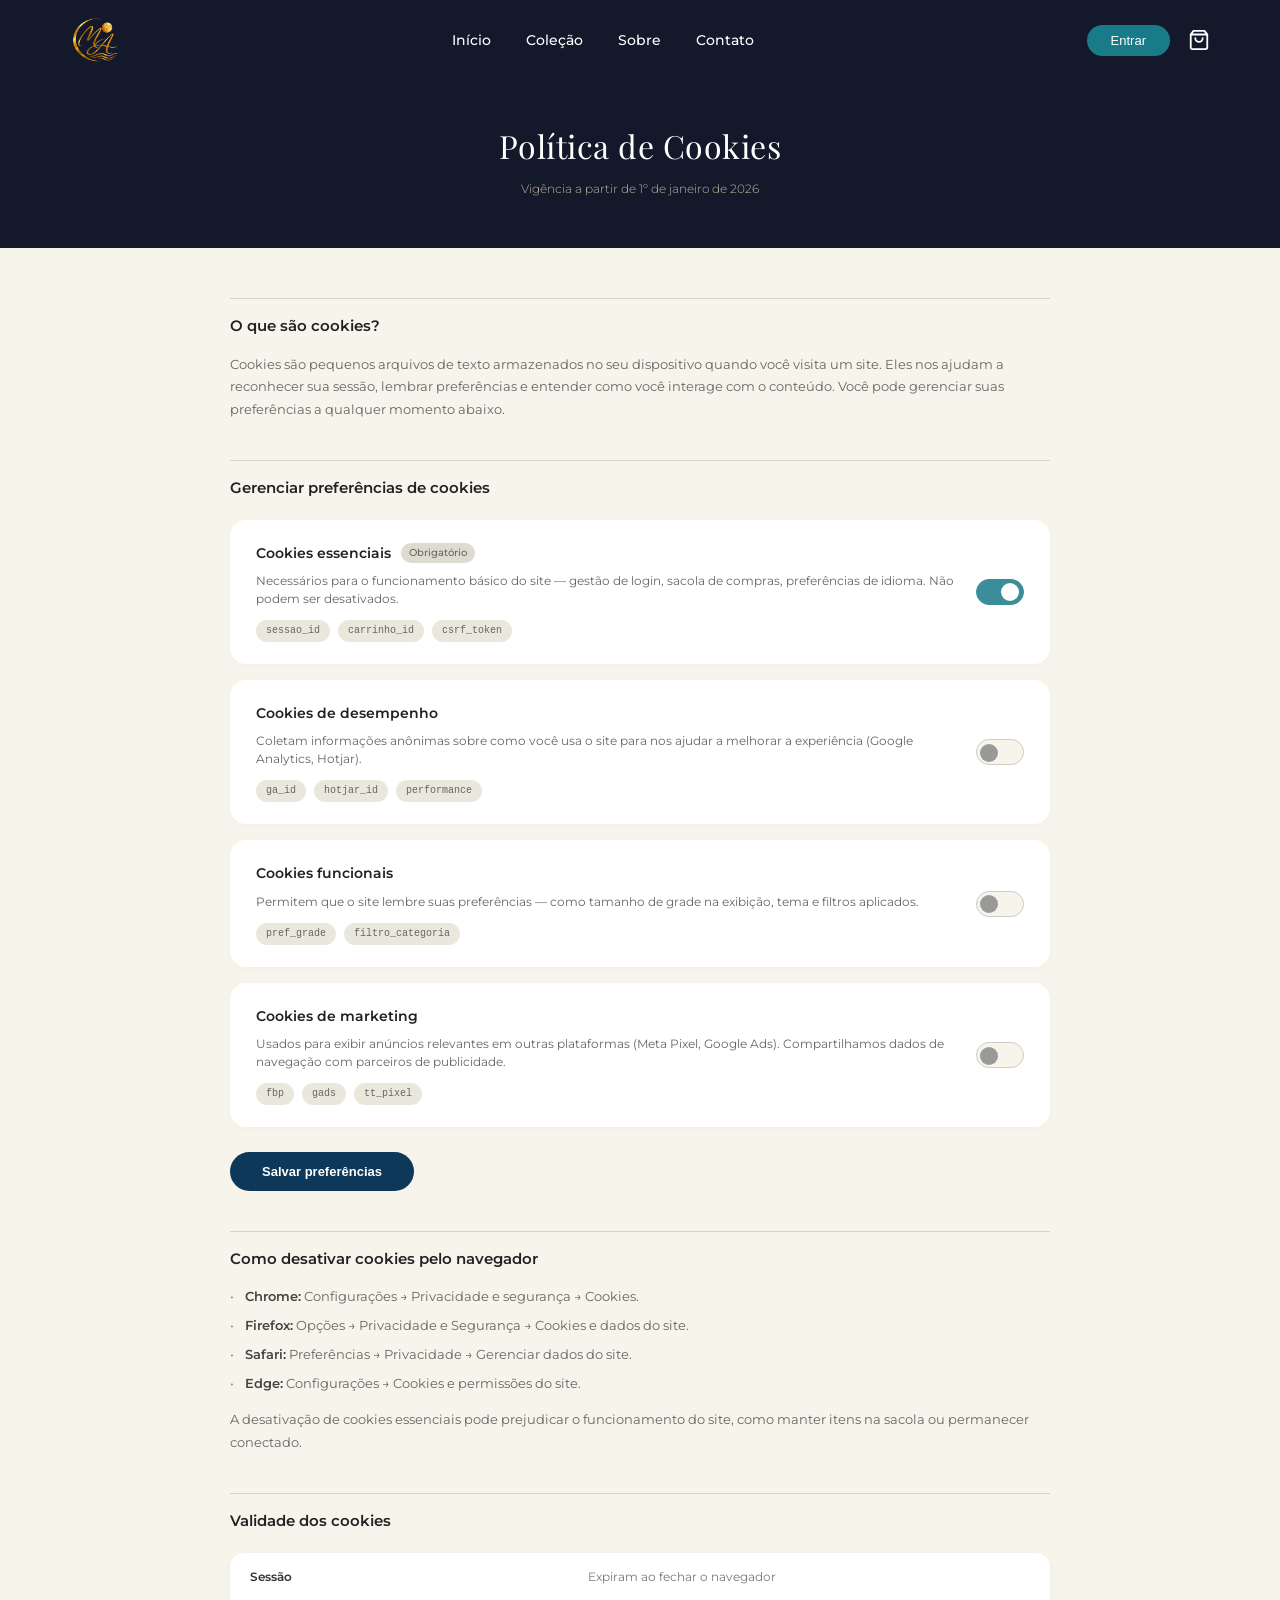
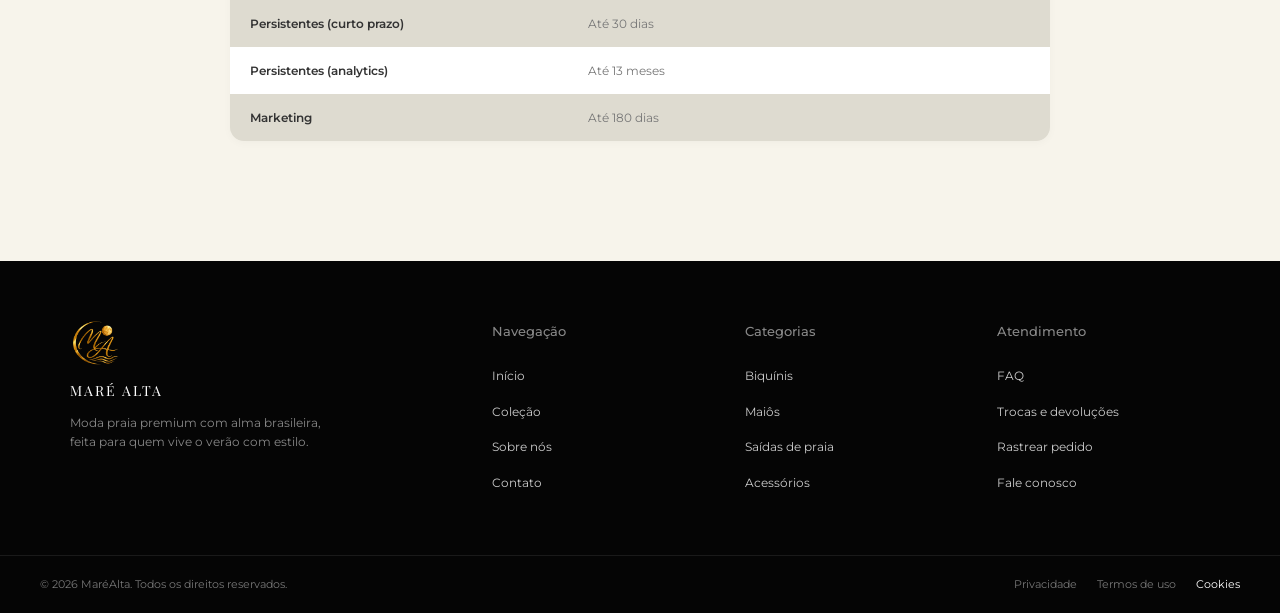
<file: HTML-CSS-JS/politicaDeCookies/cookies.html>
<!DOCTYPE html>
<html lang="pt-BR">
<head>
  <meta charset="UTF-8">
  <meta name="viewport" content="width=device-width, initial-scale=1.0">
  <title>Política de Cookies - MaréAlta</title>
  
  <!-- Fontes do Google -->
  <link rel="preconnect" href="https://fonts.googleapis.com">
  <link rel="preconnect" href="https://fonts.gstatic.com" crossorigin>
  <link href="https://fonts.googleapis.com/css2?family=Montserrat:wght@300;400;500;600;700&family=Playfair+Display:ital,wght@0,500;0,600;1,400&display=swap" rel="stylesheet">
  
  <!-- CSS da Página -->
  <link rel="stylesheet" href="cookies.css">
</head>
<body>

  <!-- CABEÇALHO PRINCIPAL (Fixo & Transparente) -->
  <header id="cabecalho-principal">
    <div class="container-cabecalho">
      <!-- Logo com Imagem -->
      <a href="index.html" class="logo">
        <img src="unnamed.png" alt="MaréAlta" class="icone-logo">
      </a>

      <!-- Menu de Navegação -->
      <nav class="menu-navegacao">
        <a href="index.html">Início</a>
        <a href="colecao.html">Coleção</a>
        <a href="index.html#sobre">Sobre</a>
        <a href="index.html#contato">Contato</a>
      </nav>

      <!-- Ações (Entrar e Carrinho) -->
      <div class="acoes-cabecalho">
        <button class="botao-entrar">Entrar</button>
        <button class="botao-carrinho" aria-label="Carrinho de compras">
          <svg width="22" height="22" viewBox="0 0 24 24" fill="none" stroke="currentColor" stroke-width="2" stroke-linecap="round" stroke-linejoin="round">
            <path d="M6 2L3 6v14a2 2 0 0 0 2 2h14a2 2 0 0 0 2-2V6l-3-4z"></path>
            <line x1="3" y1="6" x2="21" y2="6"></line>
            <path d="M16 10a4 4 0 0 1-8 0"></path>
          </svg>
        </button>
      </div>
    </div>
  </header>

  <!-- BANNER ESCURO DE COOKIES -->
  <section class="banner-cookies">
    <div class="container-banner">
      <h1>Política de Cookies</h1>
      <p class="data-atualizacao">Vigência a partir de 1º de janeiro de 2026</p>
    </div>
  </section>

  <!-- CONTEÚDO PRINCIPAL DE COOKIES -->
  <main class="conteudo-cookies">
    <div class="container-texto">

      <!-- O QUE SÃO COOKIES -->
      <section class="topico-cookies">
        <h2>O que são cookies?</h2>
        <p>Cookies são pequenos arquivos de texto armazenados no seu dispositivo quando você visita um site. Eles nos ajudam a reconhecer sua sessão, lembrar preferências e entender como você interage com o conteúdo. Você pode gerenciar suas preferências a qualquer momento abaixo.</p>
      </section>

      <!-- GERENCIAR PREFERÊNCIAS DE COOKIES -->
      <section class="topico-cookies">
        <h2>Gerenciar preferências de cookies</h2>
        
        <div class="lista-cards-cookies">
          
          <!-- Card 1: Essenciais (Obrigatório / Sempre Ativo) -->
          <div class="card-cookie">
            <div class="card-info">
              <h3>Cookies essenciais <span class="badge-obrigatorio">Obrigatório</span></h3>
              <p>Necessários para o funcionamento básico do site — gestão de login, sacola de compras, preferências de idioma. Não podem ser desativados.</p>
              <div class="tag-list">
                <span class="tag-item">sessao_id</span>
                <span class="tag-item">carrinho_id</span>
                <span class="tag-item">csrf_token</span>
              </div>
            </div>
            <div class="card-acao">
              <label class="switch">
                <input type="checkbox" checked disabled aria-label="Cookies essenciais obrigatórios">
                <span class="slider"></span>
              </label>
            </div>
          </div>

          <!-- Card 2: Desempenho -->
          <div class="card-cookie">
            <div class="card-info">
              <h3>Cookies de desempenho</h3>
              <p>Coletam informações anônimas sobre como você usa o site para nos ajudar a melhorar a experiência (Google Analytics, Hotjar).</p>
              <div class="tag-list">
                <span class="tag-item">ga_id</span>
                <span class="tag-item">hotjar_id</span>
                <span class="tag-item">performance</span>
              </div>
            </div>
            <div class="card-acao">
              <label class="switch">
                <input type="checkbox" id="cookie-desempenho" aria-label="Ativar cookies de desempenho">
                <span class="slider"></span>
              </label>
            </div>
          </div>

          <!-- Card 3: Funcionais -->
          <div class="card-cookie">
            <div class="card-info">
              <h3>Cookies funcionais</h3>
              <p>Permitem que o site lembre suas preferências — como tamanho de grade na exibição, tema e filtros aplicados.</p>
              <div class="tag-list">
                <span class="tag-item">pref_grade</span>
                <span class="tag-item">filtro_categoria</span>
              </div>
            </div>
            <div class="card-acao">
              <label class="switch">
                <input type="checkbox" id="cookie-funcionais" aria-label="Ativar cookies funcionais">
                <span class="slider"></span>
              </label>
            </div>
          </div>

          <!-- Card 4: Marketing -->
          <div class="card-cookie">
            <div class="card-info">
              <h3>Cookies de marketing</h3>
              <p>Usados para exibir anúncios relevantes em outras plataformas (Meta Pixel, Google Ads). Compartilhamos dados de navegação com parceiros de publicidade.</p>
              <div class="tag-list">
                <span class="tag-item">fbp</span>
                <span class="tag-item">gads</span>
                <span class="tag-item">tt_pixel</span>
              </div>
            </div>
            <div class="card-acao">
              <label class="switch">
                <input type="checkbox" id="cookie-marketing" aria-label="Ativar cookies de marketing">
                <span class="slider"></span>
              </label>
            </div>
          </div>

        </div>

        <button type="button" class="btn-salvar-preferencias">Salvar preferências</button>
      </section>

      <!-- COMO DESATIVAR COOKIES -->
      <section class="topico-cookies">
        <h2>Como desativar cookies pelo navegador</h2>
        <ul class="lista-instrucoes-navegador">
          <li><strong>Chrome:</strong> Configurações &rarr; Privacidade e segurança &rarr; Cookies.</li>
          <li><strong>Firefox:</strong> Opções &rarr; Privacidade e Segurança &rarr; Cookies e dados do site.</li>
          <li><strong>Safari:</strong> Preferências &rarr; Privacidade &rarr; Gerenciar dados do site.</li>
          <li><strong>Edge:</strong> Configurações &rarr; Cookies e permissões do site.</li>
        </ul>
        <p class="nota-desativacao">A desativação de cookies essenciais pode prejudicar o funcionamento do site, como manter itens na sacola ou permanecer conectado.</p>
      </section>

      <!-- VALIDADE DOS COOKIES -->
      <section class="topico-cookies">
        <h2>Validade dos cookies</h2>
        
        <div class="tabela-validade">
          <div class="linha-tabela linha-impar">
            <div class="coluna-tipo">Sessão</div>
            <div class="coluna-prazo">Expiram ao fechar o navegador</div>
          </div>
          <div class="linha-tabela linha-par">
            <div class="coluna-tipo">Persistentes (curto prazo)</div>
            <div class="coluna-prazo">Até 30 dias</div>
          </div>
          <div class="linha-tabela linha-impar">
            <div class="coluna-tipo">Persistentes (analytics)</div>
            <div class="coluna-prazo">Até 13 meses</div>
          </div>
          <div class="linha-tabela linha-par">
            <div class="coluna-tipo">Marketing</div>
            <div class="coluna-prazo">Até 180 dias</div>
          </div>
        </div>
      </section>

    </div>
  </main>

  <!-- RODAPÉ PRINCIPAL -->
  <footer class="rodape-principal">
    <div class="container-rodape">
      
      <!-- Coluna 1: Marca -->
      <div class="coluna-rodape marca">
        <div class="logo-rodape">
          <img src="unnamed.png" alt="MaréAlta" class="icone-logo">
        </div>
        <p class="nome-marca">MARÉ ALTA</p>
        <p class="descricao-marca">Moda praia premium com alma brasileira, feita para quem vive o verão com estilo.</p>
      </div>

      <!-- Coluna 2: Navegação -->
      <div class="coluna-rodape">
        <h4>Navegação</h4>
        <ul>
          <li><a href="index.html">Início</a></li>
          <li><a href="colecao.html">Coleção</a></li>
          <li><a href="index.html#sobre">Sobre nós</a></li>
          <li><a href="index.html#contato">Contato</a></li>
        </ul>
      </div>

      <!-- Coluna 3: Categorias -->
      <div class="coluna-rodape">
        <h4>Categorias</h4>
        <ul>
          <li><a href="colecao.html">Biquínis</a></li>
          <li><a href="colecao.html">Maiôs</a></li>
          <li><a href="colecao.html">Saídas de praia</a></li>
          <li><a href="colecao.html">Acessórios</a></li>
        </ul>
      </div>

      <!-- Coluna 4: Atendimento -->
      <div class="coluna-rodape">
        <h4>Atendimento</h4>
        <ul>
          <li><a href="#">FAQ</a></li>
          <li><a href="#">Trocas e devoluções</a></li>
          <li><a href="#">Rastrear pedido</a></li>
          <li><a href="#">Fale conosco</a></li>
        </ul>
      </div>

    </div>

    <!-- Barra Inferior do Rodapé -->
    <div class="barra-inferior-rodape">
      <div class="container-barra-inferior">
        <p>© 2026 MaréAlta. Todos os direitos reservados.</p>
        <div class="links-legais">
          <a href="privacidade.html">Privacidade</a>
          <a href="termos.html">Termos de uso</a>
          <a href="cookies.html" class="ativo">Cookies</a>
        </div>
      </div>
    </div>
  </footer>

  <!-- MODAL DE AUTENTICAÇÃO -->
  <div id="modal-auth" class="modal-sobreposicao">
    <div class="modal-conteudo">
      <button id="fechar-modal" class="btn-fechar" aria-label="Fechar modal">&times;</button>
      
      <div id="container-abas" class="modal-abas">
        <button class="aba-btn ativo" data-tab="login">Entrar</button>
        <button class="aba-btn" data-tab="cadastro">Cadastrar</button>
      </div>

      <!-- Tab Login -->
      <div id="tab-login" class="conteudo-aba ativo">
        <form id="form-login">
          <div class="campo-grupo">
            <label for="login-email">E-mail</label>
            <input type="email" id="login-email" placeholder="seu@email.com" required>
          </div>
          <div class="campo-grupo">
            <label for="login-senha">Senha</label>
            <div class="wrapper-senha">
              <input type="password" id="login-senha" placeholder="Sua senha" required>
              <button type="button" class="btn-toggle-senha" aria-label="Mostrar senha"></button>
            </div>
          </div>
          <a href="#" id="link-ir-recuperar" class="link-esqueceu-senha">Esqueceu sua senha?</a>
          <button type="submit" id="btn-login-submit" class="btn-submit">Entrar</button>
        </form>
      </div>

      <!-- Tab Cadastro -->
      <div id="tab-cadastro" class="conteudo-aba">
        <form id="form-cadastro">
          <div class="campo-grupo">
            <label for="cad-nome">Nome Completo</label>
            <input type="text" id="cad-nome" placeholder="Seu nome" required>
          </div>
          <div class="campo-grupo">
            <label for="cad-email">E-mail</label>
            <input type="email" id="cad-email" placeholder="seu@email.com" required>
          </div>
          <div class="campo-grupo">
            <label for="cad-senha">Senha</label>
            <div class="wrapper-senha">
              <input type="password" id="cad-senha" placeholder="Crie uma senha" required>
              <button type="button" class="btn-toggle-senha" aria-label="Mostrar senha"></button>
            </div>
          </div>
          <div class="campo-grupo">
            <label for="cad-confirmar">Confirmar Senha</label>
            <div class="wrapper-senha">
              <input type="password" id="cad-confirmar" placeholder="Repita a senha" required>
              <button type="button" class="btn-toggle-senha" aria-label="Mostrar senha"></button>
            </div>
          </div>
          <button type="submit" id="btn-cadastro-submit" class="btn-submit">Criar Conta</button>
        </form>
      </div>

      <!-- Tab Recuperar Senha -->
      <div id="tab-recuperar" class="conteudo-aba">
        <h3>Recuperar Senha</h3>
        <p class="instrucao-recuperar">Informe o e-mail cadastrado para receber as instruções de redefinição.</p>
        <form id="form-recuperar">
          <div class="campo-grupo">
            <label for="rec-email">E-mail</label>
            <input type="email" id="rec-email" placeholder="seu@email.com" required>
          </div>
          <button type="submit" class="btn-submit">Enviar Link</button>
          <a href="#" id="link-voltar-login" class="link-voltar">Voltar para o Login</a>
        </form>
      </div>
    </div>
  </div>

  <!-- JavaScript -->
  <script src="script.js"></script>
</body>
</html>
</file>
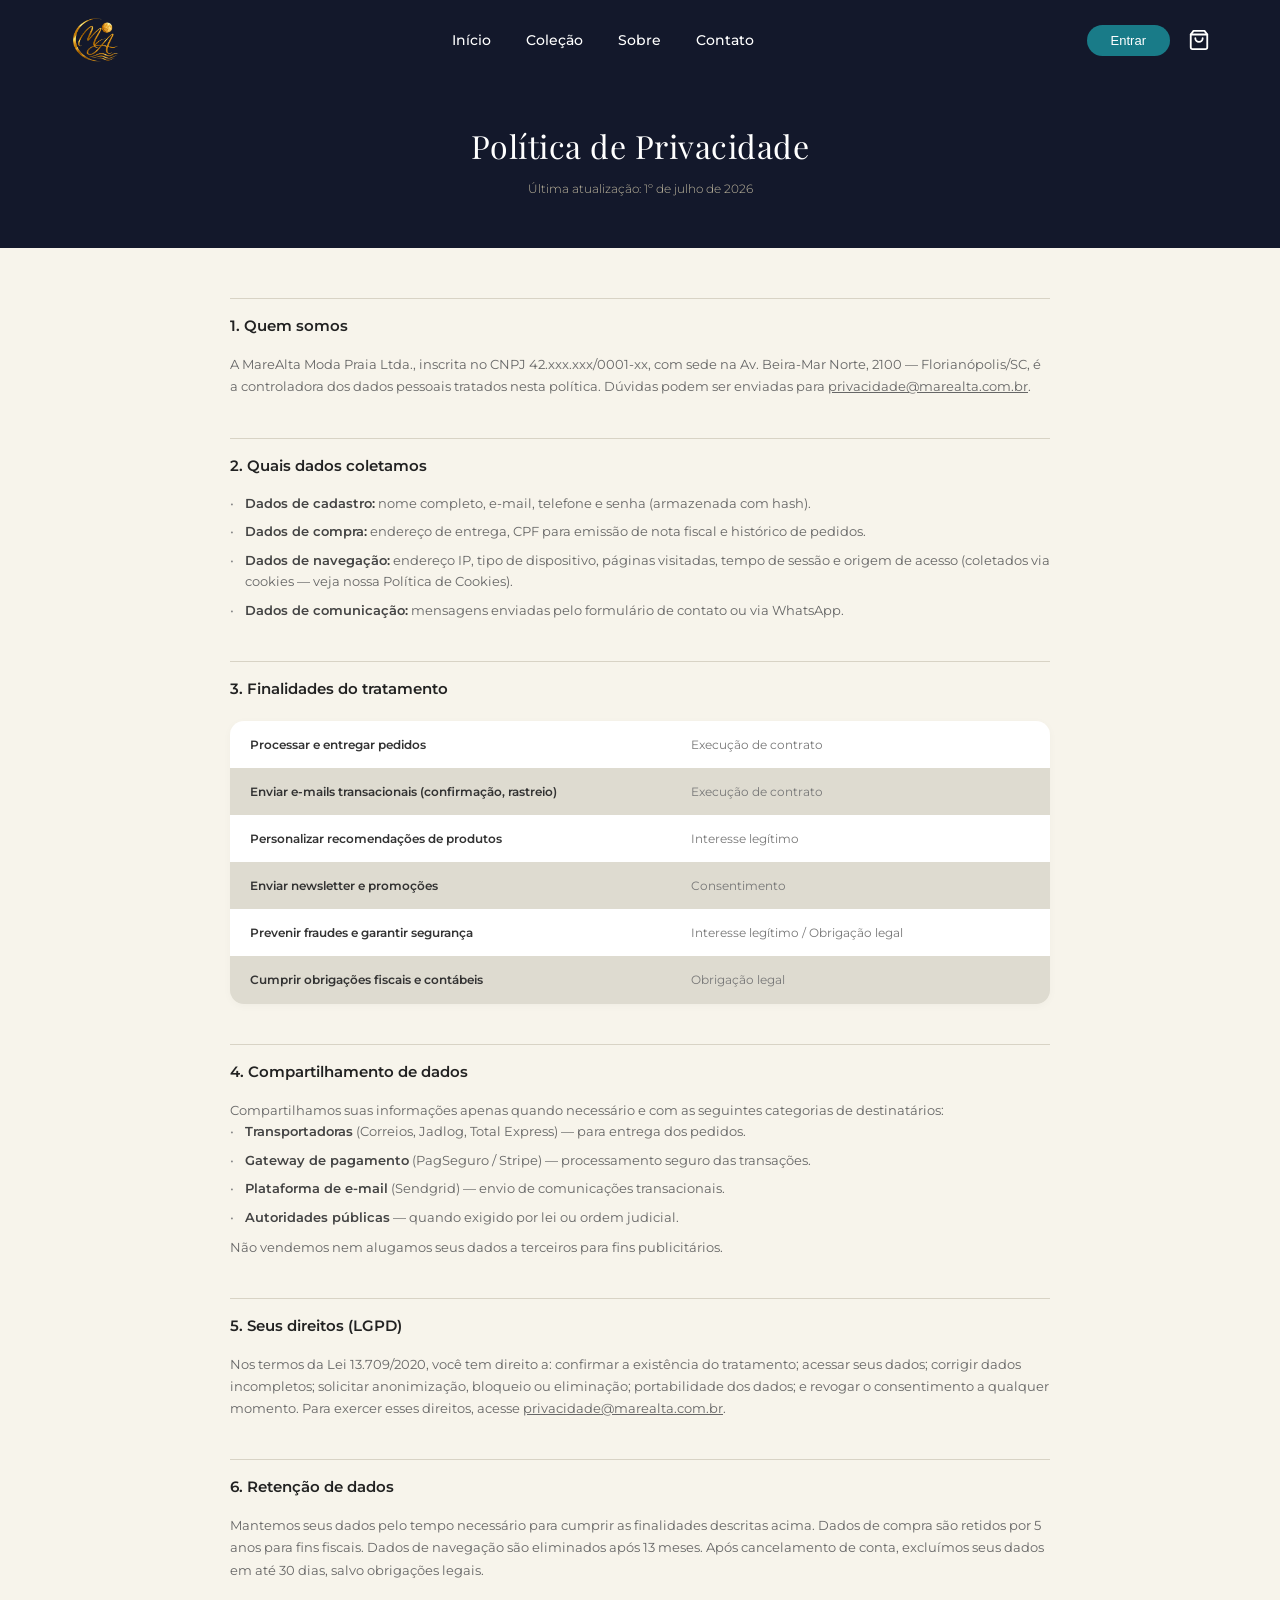
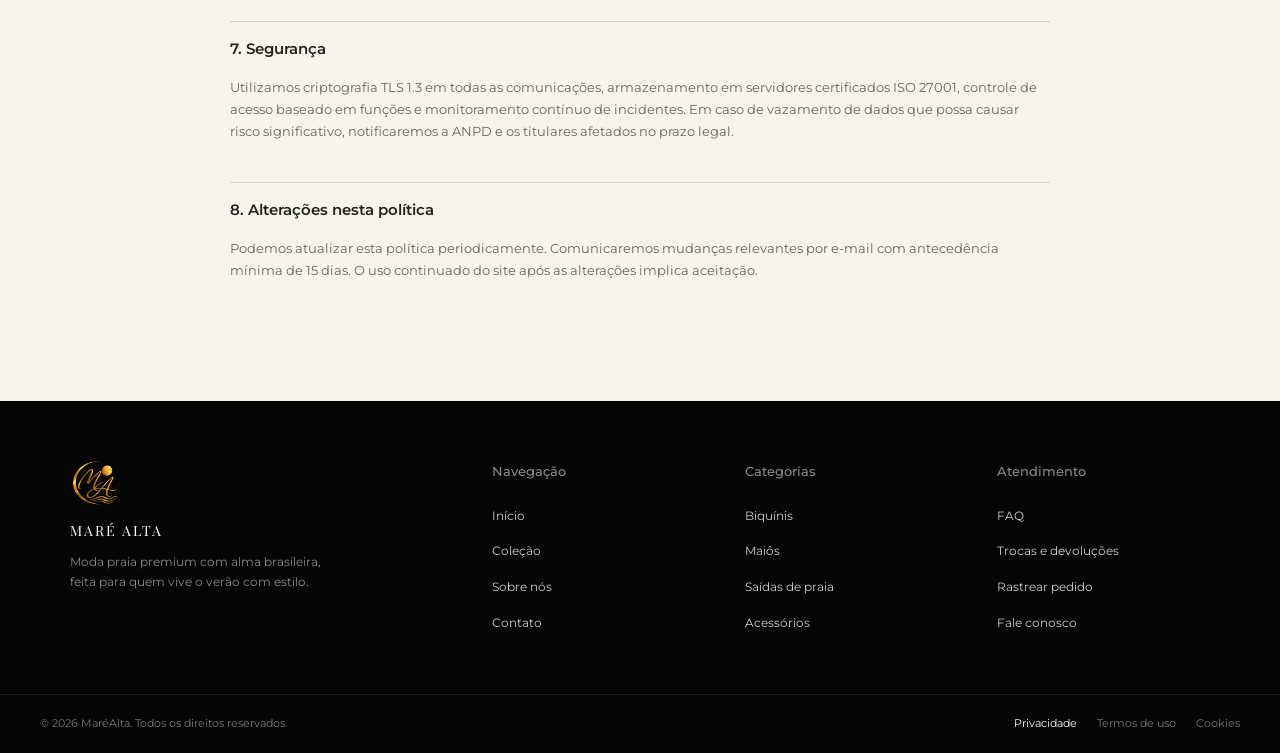
<file: HTML-CSS-JS/privacidade/privacidade.html>
<!DOCTYPE html>
<html lang="pt-BR">
<head>
  <meta charset="UTF-8">
  <meta name="viewport" content="width=device-width, initial-scale=1.0">
  <title>Política de Privacidade - MaréAlta</title>
  
  <!-- Fontes do Google -->
  <link rel="preconnect" href="https://fonts.googleapis.com">
  <link rel="preconnect" href="https://fonts.gstatic.com" crossorigin>
  <link href="https://fonts.googleapis.com/css2?family=Montserrat:wght@300;400;500;600;700&family=Playfair+Display:ital,wght@0,500;0,600;1,400&display=swap" rel="stylesheet">
  
  <!-- CSS da Página -->
  <link rel="stylesheet" href="privacidade.css">
</head>
<body>

  <!-- CABEÇALHO PRINCIPAL (Fixo & Transparente) -->
  <header id="cabecalho-principal">
    <div class="container-cabecalho">
      <!-- Logo com Imagem -->
      <a href="index.html" class="logo">
        <img src="unnamed.png" alt="MaréAlta" class="icone-logo">
      </a>

      <!-- Menu de Navegação -->
      <nav class="menu-navegacao">
        <a href="index.html">Início</a>
        <a href="colecao.html">Coleção</a>
        <a href="index.html#sobre">Sobre</a>
        <a href="index.html#contato">Contato</a>
      </nav>

      <!-- Ações (Entrar e Carrinho) -->
      <div class="acoes-cabecalho">
        <button class="botao-entrar">Entrar</button>
        <button class="botao-carrinho" aria-label="Carrinho de compras">
          <svg width="22" height="22" viewBox="0 0 24 24" fill="none" stroke="currentColor" stroke-width="2" stroke-linecap="round" stroke-linejoin="round">
            <path d="M6 2L3 6v14a2 2 0 0 0 2 2h14a2 2 0 0 0 2-2V6l-3-4z"></path>
            <line x1="3" y1="6" x2="21" y2="6"></line>
            <path d="M16 10a4 4 0 0 1-8 0"></path>
          </svg>
        </button>
      </div>
    </div>
  </header>

  <!-- BANNER / HERO DE PRIVACIDADE -->
  <section class="banner-privacidade">
    <div class="container-banner">
      <h1>Política de Privacidade</h1>
      <p class="data-atualizacao">Última atualização: 1º de julho de 2026</p>
    </div>
  </section>

  <!-- CONTEÚDO PRINCIPAL DE PRIVACIDADE -->
  <main class="conteudo-privacidade">
    <div class="container-texto">

      <!-- TÓPICO 1 -->
      <section class="topico-privacidade">
        <h2>1. Quem somos</h2>
        <p>A MareAlta Moda Praia Ltda., inscrita no CNPJ 42.xxx.xxx/0001-xx, com sede na Av. Beira-Mar Norte, 2100 — Florianópolis/SC, é a controladora dos dados pessoais tratados nesta política. Dúvidas podem ser enviadas para <a href="mailto:privacidade@marealta.com.br" class="link-contato">privacidade@marealta.com.br</a>.</p>
      </section>

      <!-- TÓPICO 2 -->
      <section class="topico-privacidade">
        <h2>2. Quais dados coletamos</h2>
        <ul class="lista-dados">
          <li><strong>Dados de cadastro:</strong> nome completo, e-mail, telefone e senha (armazenada com hash).</li>
          <li><strong>Dados de compra:</strong> endereço de entrega, CPF para emissão de nota fiscal e histórico de pedidos.</li>
          <li><strong>Dados de navegação:</strong> endereço IP, tipo de dispositivo, páginas visitadas, tempo de sessão e origem de acesso (coletados via cookies — veja nossa Política de Cookies).</li>
          <li><strong>Dados de comunicação:</strong> mensagens enviadas pelo formulário de contato ou via WhatsApp.</li>
        </ul>
      </section>

      <!-- TÓPICO 3 -->
      <section class="topico-privacidade">
        <h2>3. Finalidades do tratamento</h2>
        
        <div class="tabela-finalidades">
          <div class="linha-tabela linha-impar">
            <div class="coluna-finalidade">Processar e entregar pedidos</div>
            <div class="coluna-base">Execução de contrato</div>
          </div>
          <div class="linha-tabela linha-par">
            <div class="coluna-finalidade">Enviar e-mails transacionais (confirmação, rastreio)</div>
            <div class="coluna-base">Execução de contrato</div>
          </div>
          <div class="linha-tabela linha-impar">
            <div class="coluna-finalidade">Personalizar recomendações de produtos</div>
            <div class="coluna-base">Interesse legítimo</div>
          </div>
          <div class="linha-tabela linha-par">
            <div class="coluna-finalidade">Enviar newsletter e promoções</div>
            <div class="coluna-base">Consentimento</div>
          </div>
          <div class="linha-tabela linha-impar">
            <div class="coluna-finalidade">Prevenir fraudes e garantir segurança</div>
            <div class="coluna-base">Interesse legítimo / Obrigação legal</div>
          </div>
          <div class="linha-tabela linha-par">
            <div class="coluna-finalidade">Cumprir obrigações fiscais e contábeis</div>
            <div class="coluna-base">Obrigação legal</div>
          </div>
        </div>
      </section>

      <!-- TÓPICO 4 -->
      <section class="topico-privacidade">
        <h2>4. Compartilhamento de dados</h2>
        <p>Compartilhamos suas informações apenas quando necessário e com as seguintes categorias de destinatários:</p>
        <ul class="lista-destinatarios">
          <li><strong>Transportadoras</strong> (Correios, Jadlog, Total Express) — para entrega dos pedidos.</li>
          <li><strong>Gateway de pagamento</strong> (PagSeguro / Stripe) — processamento seguro das transações.</li>
          <li><strong>Plataforma de e-mail</strong> (Sendgrid) — envio de comunicações transacionais.</li>
          <li><strong>Autoridades públicas</strong> — quando exigido por lei ou ordem judicial.</li>
        </ul>
        <p>Não vendemos nem alugamos seus dados a terceiros para fins publicitários.</p>
      </section>

      <!-- TÓPICO 5 -->
      <section class="topico-privacidade">
        <h2>5. Seus direitos (LGPD)</h2>
        <p>Nos termos da Lei 13.709/2020, você tem direito a: confirmar a existência do tratamento; acessar seus dados; corrigir dados incompletos; solicitar anonimização, bloqueio ou eliminação; portabilidade dos dados; e revogar o consentimento a qualquer momento. Para exercer esses direitos, acesse <a href="mailto:privacidade@marealta.com.br" class="link-contato">privacidade@marealta.com.br</a>.</p>
      </section>

      <!-- TÓPICO 6 -->
      <section class="topico-privacidade">
        <h2>6. Retenção de dados</h2>
        <p>Mantemos seus dados pelo tempo necessário para cumprir as finalidades descritas acima. Dados de compra são retidos por 5 anos para fins fiscais. Dados de navegação são eliminados após 13 meses. Após cancelamento de conta, excluímos seus dados em até 30 dias, salvo obrigações legais.</p>
      </section>

      <!-- TÓPICO 7 -->
      <section class="topico-privacidade">
        <h2>7. Segurança</h2>
        <p>Utilizamos criptografia TLS 1.3 em todas as comunicações, armazenamento em servidores certificados ISO 27001, controle de acesso baseado em funções e monitoramento contínuo de incidentes. Em caso de vazamento de dados que possa causar risco significativo, notificaremos a ANPD e os titulares afetados no prazo legal.</p>
      </section>

      <!-- TÓPICO 8 -->
      <section class="topico-privacidade">
        <h2>8. Alterações nesta política</h2>
        <p>Podemos atualizar esta política periodicamente. Comunicaremos mudanças relevantes por e-mail com antecedência mínima de 15 dias. O uso continuado do site após as alterações implica aceitação.</p>
      </section>

    </div>
  </main>

  <!-- RODAPÉ PRINCIPAL -->
  <footer class="rodape-principal">
    <div class="container-rodape">
      
      <!-- Coluna 1: Marca -->
      <div class="coluna-rodape marca">
        <div class="logo-rodape">
          <img src="unnamed.png" alt="MaréAlta" class="icone-logo">
        </div>
        <p class="nome-marca">MARÉ ALTA</p>
        <p class="descricao-marca">Moda praia premium com alma brasileira, feita para quem vive o verão com estilo.</p>
      </div>

      <!-- Coluna 2: Navegação -->
      <div class="coluna-rodape">
        <h4>Navegação</h4>
        <ul>
          <li><a href="index.html">Início</a></li>
          <li><a href="colecao.html">Coleção</a></li>
          <li><a href="index.html#sobre">Sobre nós</a></li>
          <li><a href="index.html#contato">Contato</a></li>
        </ul>
      </div>

      <!-- Coluna 3: Categorias -->
      <div class="coluna-rodape">
        <h4>Categorias</h4>
        <ul>
          <li><a href="colecao.html">Biquínis</a></li>
          <li><a href="colecao.html">Maiôs</a></li>
          <li><a href="colecao.html">Saídas de praia</a></li>
          <li><a href="colecao.html">Acessórios</a></li>
        </ul>
      </div>

      <!-- Coluna 4: Atendimento -->
      <div class="coluna-rodape">
        <h4>Atendimento</h4>
        <ul>
          <li><a href="#">FAQ</a></li>
          <li><a href="#">Trocas e devoluções</a></li>
          <li><a href="#">Rastrear pedido</a></li>
          <li><a href="#">Fale conosco</a></li>
        </ul>
      </div>

    </div>

    <!-- Barra Inferior do Rodapé -->
    <div class="barra-inferior-rodape">
      <div class="container-barra-inferior">
        <p>© 2026 MaréAlta. Todos os direitos reservados.</p>
        <div class="links-legais">
          <a href="privacidade.html" class="ativo">Privacidade</a>
          <a href="#">Termos de uso</a>
          <a href="#">Cookies</a>
        </div>
      </div>
    </div>
  </footer>

  <!-- MODAL DE AUTENTICAÇÃO -->
  <div id="modal-auth" class="modal-sobreposicao">
    <div class="modal-conteudo">
      <button id="fechar-modal" class="btn-fechar" aria-label="Fechar modal">&times;</button>
      
      <div id="container-abas" class="modal-abas">
        <button class="aba-btn ativo" data-tab="login">Entrar</button>
        <button class="aba-btn" data-tab="cadastro">Cadastrar</button>
      </div>

      <!-- Tab Login -->
      <div id="tab-login" class="conteudo-aba ativo">
        <form id="form-login">
          <div class="campo-grupo">
            <label for="login-email">E-mail</label>
            <input type="email" id="login-email" placeholder="seu@email.com" required>
          </div>
          <div class="campo-grupo">
            <label for="login-senha">Senha</label>
            <div class="wrapper-senha">
              <input type="password" id="login-senha" placeholder="Sua senha" required>
              <button type="button" class="btn-toggle-senha" aria-label="Mostrar senha"></button>
            </div>
          </div>
          <a href="#" id="link-ir-recuperar" class="link-esqueceu-senha">Esqueceu sua senha?</a>
          <button type="submit" id="btn-login-submit" class="btn-submit">Entrar</button>
        </form>
      </div>

      <!-- Tab Cadastro -->
      <div id="tab-cadastro" class="conteudo-aba">
        <form id="form-cadastro">
          <div class="campo-grupo">
            <label for="cad-nome">Nome Completo</label>
            <input type="text" id="cad-nome" placeholder="Seu nome" required>
          </div>
          <div class="campo-grupo">
            <label for="cad-email">E-mail</label>
            <input type="email" id="cad-email" placeholder="seu@email.com" required>
          </div>
          <div class="campo-grupo">
            <label for="cad-senha">Senha</label>
            <div class="wrapper-senha">
              <input type="password" id="cad-senha" placeholder="Crie uma senha" required>
              <button type="button" class="btn-toggle-senha" aria-label="Mostrar senha"></button>
            </div>
          </div>
          <div class="campo-grupo">
            <label for="cad-confirmar">Confirmar Senha</label>
            <div class="wrapper-senha">
              <input type="password" id="cad-confirmar" placeholder="Repita a senha" required>
              <button type="button" class="btn-toggle-senha" aria-label="Mostrar senha"></button>
            </div>
          </div>
          <button type="submit" id="btn-cadastro-submit" class="btn-submit">Criar Conta</button>
        </form>
      </div>

      <!-- Tab Recuperar Senha -->
      <div id="tab-recuperar" class="conteudo-aba">
        <h3>Recuperar Senha</h3>
        <p class="instrucao-recuperar">Informe o e-mail cadastrado para receber as instruções de redefinição.</p>
        <form id="form-recuperar">
          <div class="campo-grupo">
            <label for="rec-email">E-mail</label>
            <input type="email" id="rec-email" placeholder="seu@email.com" required>
          </div>
          <button type="submit" class="btn-submit">Enviar Link</button>
          <a href="#" id="link-voltar-login" class="link-voltar">Voltar para o Login</a>
        </form>
      </div>
    </div>
  </div>

  <!-- JavaScript -->
  <script src="script.js"></script>
</body>
</html>
</file>
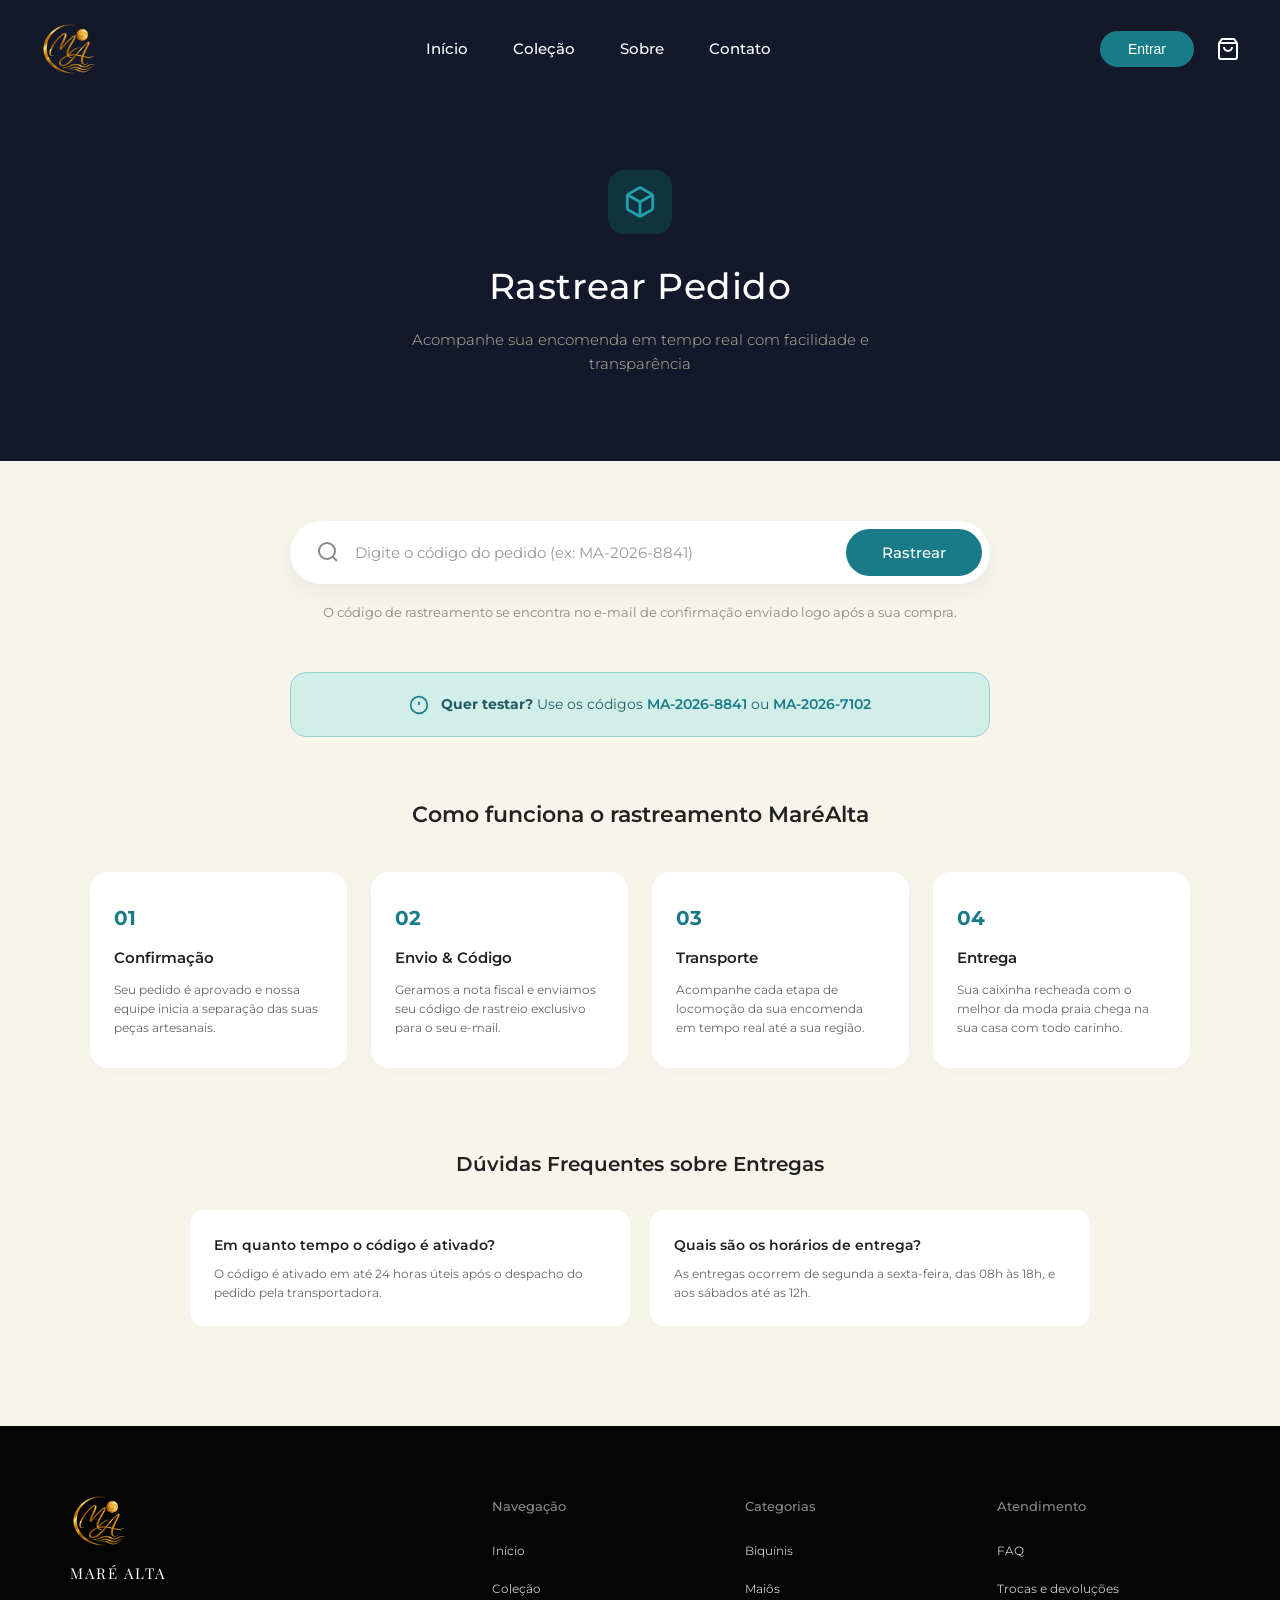
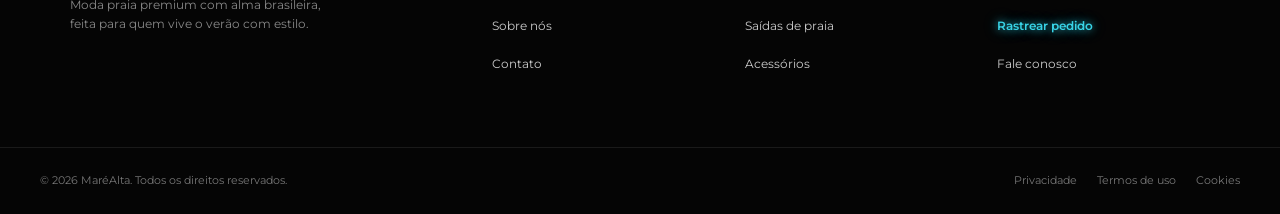
<file: HTML-CSS-JS/rastreio/rastreio.html>
<!DOCTYPE html>
<html lang="pt-BR">
<head>
  <meta charset="UTF-8">
  <meta name="viewport" content="width=device-width, initial-scale=1.0">
  <title>Rastrear Pedido - MaréAlta</title>
  
  <link rel="preconnect" href="https://fonts.googleapis.com">
  <link rel="preconnect" href="https://fonts.gstatic.com" crossorigin>
  <link href="https://fonts.googleapis.com/css2?family=Montserrat:wght@300;400;500;600;700&family=Playfair+Display:ital,wght@0,500;0,600;1,400&display=swap" rel="stylesheet">
  
  <link rel="stylesheet" href="rastreio.css">
</head>
<body>

  <!-- CABEÇALHO PRINCIPAL -->
  <header id="cabecalho-principal">
    <div class="container-cabecalho">
      <a href="index.html" class="logo">
        <img src="unnamed.png" alt="MaréAlta" class="icone-logo">
      </a>
      <nav class="menu-navegacao">
        <a href="index.html">Início</a>
        <a href="colecao.html">Coleção</a>
        <a href="index.html#sobre">Sobre</a>
        <a href="index.html#contato">Contato</a>
      </nav>
      <div class="acoes-cabecalho">
        <button class="botao-entrar">Entrar</button>
        <button class="botao-carrinho" aria-label="Carrinho de compras">
          <svg width="24" height="24" viewBox="0 0 24 24" fill="none" stroke="currentColor" stroke-width="2"><path d="M6 2L3 6v14a2 2 0 0 0 2 2h14a2 2 0 0 0 2-2V6l-3-4z"></path><line x1="3" y1="6" x2="21" y2="6"></line><path d="M16 10a4 4 0 0 1-8 0"></path></svg>
        </button>
      </div>
    </div>
  </header>

  <!-- BANNER FIXO TOPO -->
  <section class="banner-rastreio">
    <div class="container-banner">
      <div class="icone-pacote-wrapper">
        <svg width="34" height="34" viewBox="0 0 24 24" fill="none" stroke="#23a1b0" stroke-width="2"><path d="M21 16V8a2 2 0 0 0-1-1.73l-7-4a2 2 0 0 0-2 0l-7 4A2 2 0 0 0 3 8v8a2 2 0 0 0 1 1.73l7 4a2 2 0 0 0 2 0l7-4A2 2 0 0 0 21 16z"></path><polyline points="3.27 6.96 12 12.01 20.73 6.96"></polyline><line x1="12" y1="22.08" x2="12" y2="12"></line></svg>
      </div>
      <h1>Rastrear Pedido</h1>
      <p class="subtitulo-banner">Acompanhe sua encomenda em tempo real com facilidade e transparência</p>
    </div>
  </section>

  <!-- CONTEÚDO DA PÁGINA (COM TRANSIÇÃO) -->
  <main class="conteudo-rastreio">
    
    <!-- BARRA DE BUSCA (PERSISTENTE) -->
    <div class="container-busca-rastreio">
      <form id="form-rastreio" class="bar-busca-rastreio">
        <svg class="icone-lupa" width="24" height="24" viewBox="0 0 24 24" fill="none" stroke="#888888" stroke-width="2"><circle cx="11" cy="11" r="8"></circle><line x1="21" y1="21" x2="16.65" y2="16.65"></line></svg>
        <input type="text" id="input-codigo-rastreio" placeholder="Digite o código do pedido (ex: MA-2026-8841)" required autocomplete="off">
        <button type="submit" class="btn-buscar-rastreio">Rastrear</button>
      </form>
      <p class="dica-codigo">O código de rastreamento se encontra no e-mail de confirmação enviado logo após a sua compra.</p>
    </div>

    <!-- VISÃO 1: INICIAL (Instruções e códigos de teste) -->
    <div id="visao-inicial" class="painel-transicao ativo">
      <div class="caixa-alerta-teste">
        <svg class="icone-info" width="20" height="20" viewBox="0 0 24 24" fill="none" stroke="#197b88" stroke-width="2"><circle cx="12" cy="12" r="10"></circle><line x1="12" y1="8" x2="12" y2="12"></line><line x1="12" y1="16" x2="12.01" y2="16"></line></svg>
        <p><strong>Quer testar?</strong> Use os códigos <span class="codigo-destaque">MA-2026-8841</span> ou <span class="codigo-destaque">MA-2026-7102</span></p>
      </div>

      <section class="secao-passos-rastreio">
        <h2 class="titulo-secao-passos">Como funciona o rastreamento MaréAlta</h2>
        <div class="grid-passos">
          <div class="card-passo"><div class="numero-passo">01</div><h3>Confirmação</h3><p>Seu pedido é aprovado e nossa equipe inicia a separação das suas peças artesanais.</p></div>
          <div class="card-passo"><div class="numero-passo">02</div><h3>Envio & Código</h3><p>Geramos a nota fiscal e enviamos seu código de rastreio exclusivo para o seu e-mail.</p></div>
          <div class="card-passo"><div class="numero-passo">03</div><h3>Transporte</h3><p>Acompanhe cada etapa de locomoção da sua encomenda em tempo real até a sua região.</p></div>
          <div class="card-passo"><div class="numero-passo">04</div><h3>Entrega</h3><p>Sua caixinha recheada com o melhor da moda praia chega na sua casa com todo carinho.</p></div>
        </div>
      </section>

      <section class="secao-duvidas-rastreio">
        <h2>Dúvidas Frequentes sobre Entregas</h2>
        <div class="grid-duvidas">
          <div class="card-duvida"><h4>Em quanto tempo o código é ativado?</h4><p>O código é ativado em até 24 horas úteis após o despacho do pedido pela transportadora.</p></div>
          <div class="card-duvida"><h4>Quais são os horários de entrega?</h4><p>As entregas ocorrem de segunda a sexta-feira, das 08h às 18h, e aos sábados até as 12h.</p></div>
        </div>
      </section>
    </div>

    <!-- VISÃO 2: RESULTADO DO RASTREIO (Conforme o print) -->
    <div id="visao-resultado" class="painel-transicao oculto">
      
      <!-- BOTÃO DE VOLTAR PARA OS CÓDIGOS -->
      <div class="container-botao-voltar">
        <button id="btn-voltar-codigos" class="btn-voltar-codigos">
          <svg width="18" height="18" viewBox="0 0 24 24" fill="none" stroke="currentColor" stroke-width="2"><polyline points="15 18 9 12 15 6"></polyline></svg>
          Voltar para os códigos
        </button>
      </div>

      <!-- CARD 1: DETALHES DO PEDIDO -->
      <div class="card-detalhes-pedido">
        <div class="cabecalho-card-detalhes">
          <div>
            <span class="label-pequeno">Código do pedido</span>
            <h2 id="res-codigo-pedido">MA-2026-7102</h2>
          </div>
          <span class="tag-status" id="res-status-tag">A caminho</span>
        </div>
        <div class="grid-informacoes-pedido">
          <div class="item-info"><span class="label-info">Produtos</span><strong id="res-produtos">Bermuda Floral Surf</strong></div>
          <div class="item-info"><span class="label-info">Transportadora</span><strong id="res-transportadora">Correios (SEDEX)</strong></div>
          <div class="item-info"><span class="label-info">Previsão de entrega</span><strong id="res-previsao" class="texto-destaque-verde">12 de julho de 2026</strong></div>
        </div>
      </div>

      <!-- CARD 2: PROGRESSO DA ENTREGA -->
      <div class="card-progresso-entrega">
        <h3>Progresso da entrega</h3>
        <div class="linha-progresso-wrapper">
          <div class="linha-trilho"></div>
          <div class="linha-preenchimento" id="res-barra-progresso"></div>
          <div class="etapas-progresso">
            <div class="etapa-item" data-step="1"><div class="circulo-etapa"></div><span>Pedido</span></div>
            <div class="etapa-item" data-step="2"><div class="circulo-etapa"></div><span>Separação</span></div>
            <div class="etapa-item" data-step="3"><div class="circulo-etapa"></div><span>Enviado</span></div>
            <div class="etapa-item" data-step="4"><div class="circulo-etapa"></div><span>Trânsito</span></div>
            <div class="etapa-item" data-step="5"><div class="circulo-etapa"></div><span>Saiu</span></div>
            <div class="etapa-item" data-step="6"><div class="circulo-etapa"></div><span>Entregue</span></div>
          </div>
        </div>
      </div>

      <!-- CARD 3: HISTÓRICO DE MOVIMENTAÇÕES -->
      <div class="card-historico-movimentacoes">
        <h3>Histórico de movimentações</h3>
        <div class="timeline-historico" id="res-historico-lista">
          <!-- Gerado via JavaScript -->
        </div>
      </div>

      <!-- CARD 4: SUPORTE WHATSAPP -->
      <div class="card-suporte-ajuda">
        <div class="texto-suporte">
          <h4>Precisa de ajuda?</h4>
          <p>Nossa equipe responde em até 2h úteis.</p>
        </div>
        <a href="https://wa.me/5500000000000" target="_blank" class="btn-whatsapp">Whatsapp</a>
      </div>

    </div>

  </main>

  <!-- RODAPÉ PRINCIPAL -->
  <footer class="rodape-principal">
    <div class="container-rodape">
      <div class="coluna-rodape marca">
        <div class="logo-rodape"><img src="unnamed.png" alt="MaréAlta" class="icone-logo"></div>
        <p class="nome-marca">MARÉ ALTA</p>
        <p class="descricao-marca">Moda praia premium com alma brasileira, feita para quem vive o verão com estilo.</p>
      </div>
      <div class="coluna-rodape">
        <h4>Navegação</h4>
        <ul>
          <li><a href="index.html">Início</a></li>
          <li><a href="colecao.html">Coleção</a></li>
          <li><a href="index.html#sobre">Sobre nós</a></li>
          <li><a href="index.html#contato">Contato</a></li>
        </ul>
      </div>
      <div class="coluna-rodape">
        <h4>Categorias</h4>
        <ul>
          <li><a href="colecao.html">Biquínis</a></li>
          <li><a href="colecao.html">Maiôs</a></li>
          <li><a href="colecao.html">Saídas de praia</a></li>
          <li><a href="colecao.html">Acessórios</a></li>
        </ul>
      </div>
      <div class="coluna-rodape">
        <h4>Atendimento</h4>
        <ul>
          <li><a href="#">FAQ</a></li>
          <li><a href="#">Trocas e devoluções</a></li>
          <li><a href="rastreio.html" class="link-brilhante-ativo">Rastrear pedido</a></li>
          <li><a href="#">Fale conosco</a></li>
        </ul>
      </div>
    </div>
    <div class="barra-inferior-rodape">
      <div class="container-barra-inferior">
        <p>© 2026 MaréAlta. Todos os direitos reservados.</p>
        <div class="links-legais">
          <a href="privacidade.html">Privacidade</a>
          <a href="termos.html">Termos de uso</a>
          <a href="cookies.html">Cookies</a>
        </div>
      </div>
    </div>
  </footer>

  <script src="script.js"></script>
</body>
</html>
</file>
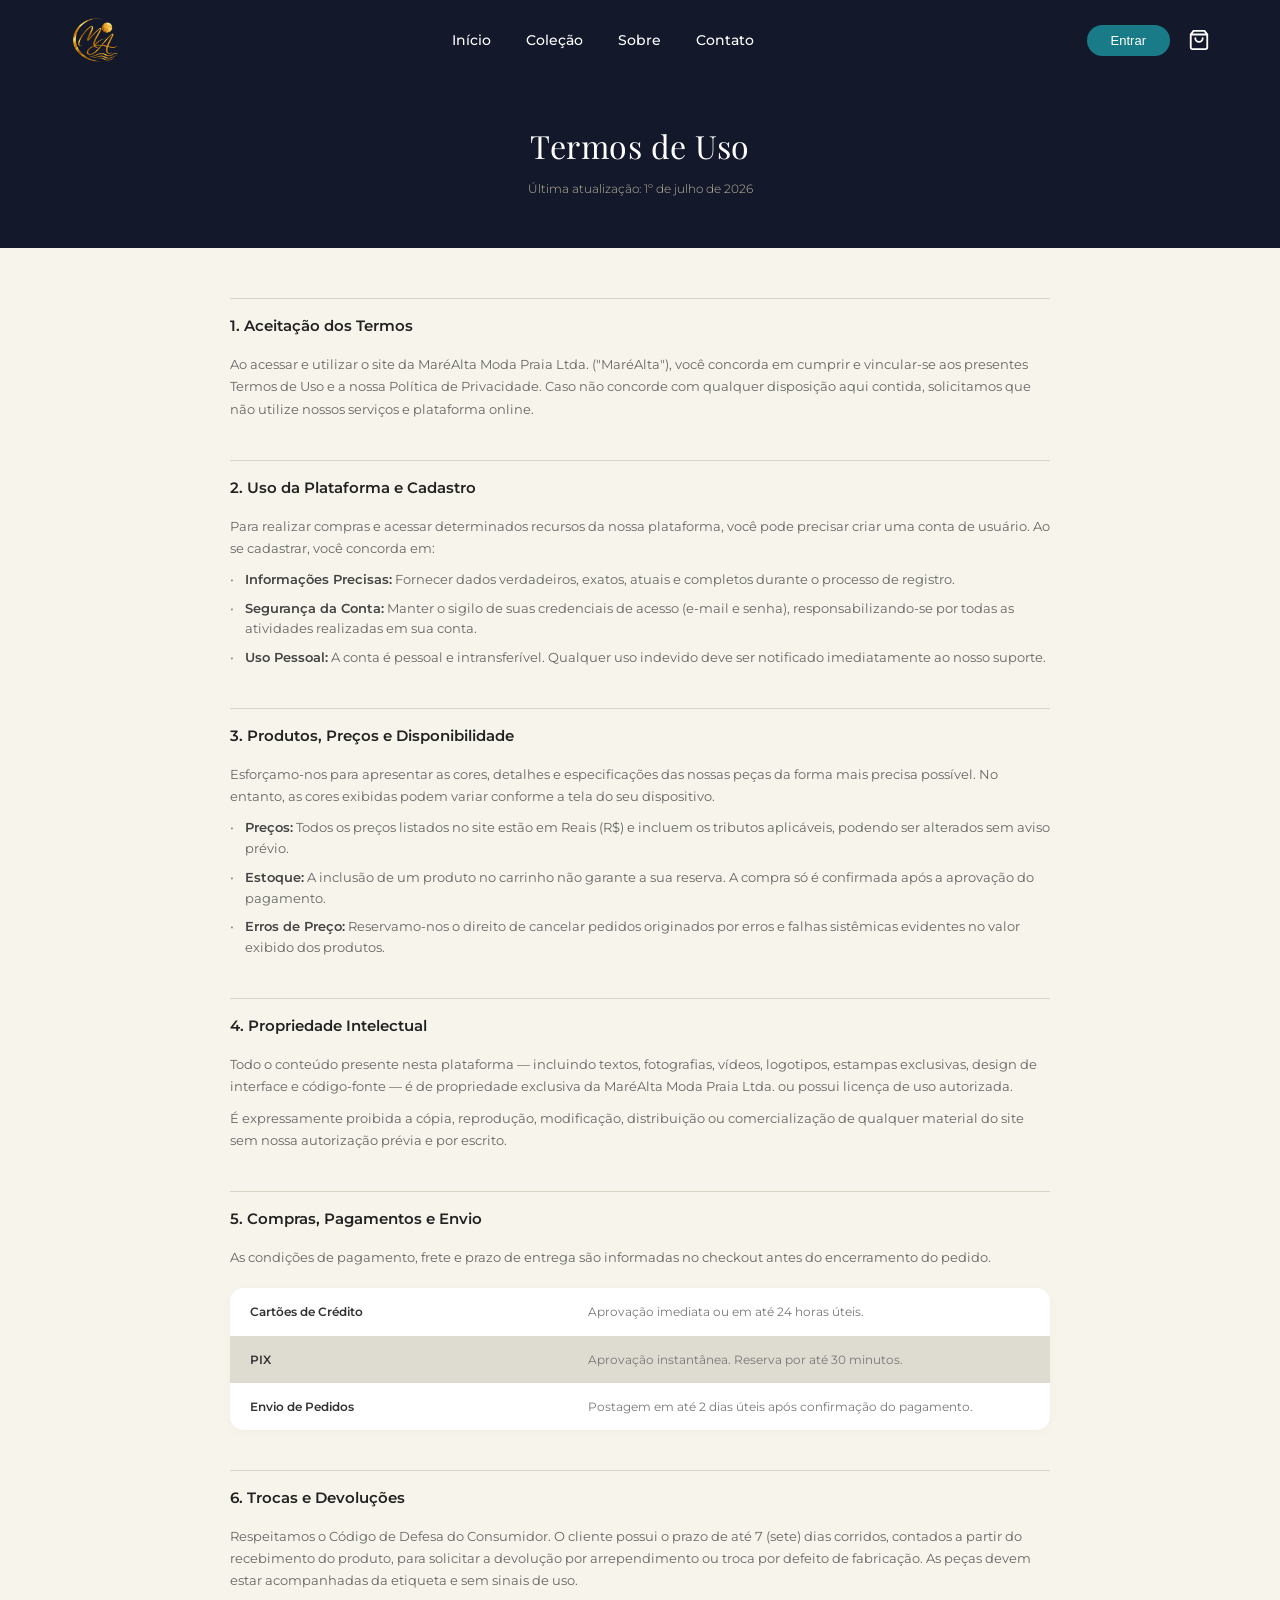
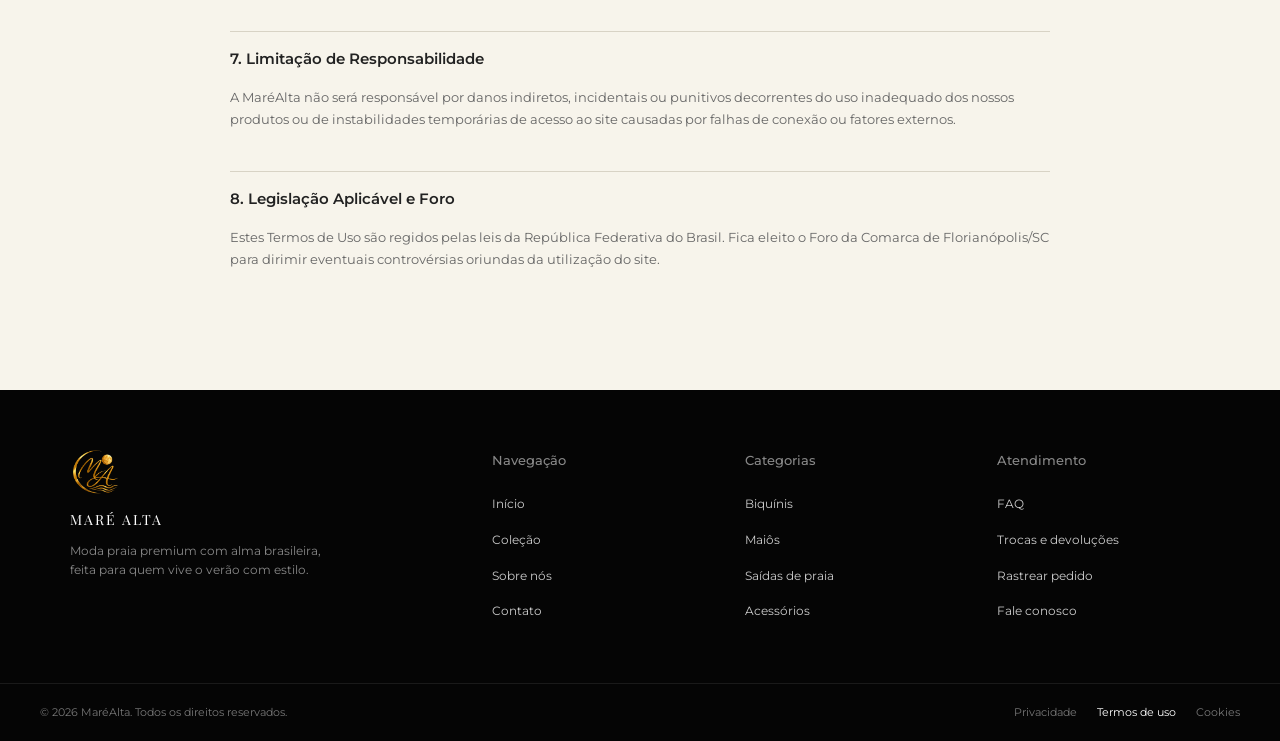
<file: HTML-CSS-JS/termosDeUso/termos.html>
<!DOCTYPE html>
<html lang="pt-BR">
<head>
  <meta charset="UTF-8">
  <meta name="viewport" content="width=device-width, initial-scale=1.0">
  <title>Termos de Uso - MaréAlta</title>
  
  <!-- Fontes do Google -->
  <link rel="preconnect" href="https://fonts.googleapis.com">
  <link rel="preconnect" href="https://fonts.gstatic.com" crossorigin>
  <link href="https://fonts.googleapis.com/css2?family=Montserrat:wght@300;400;500;600;700&family=Playfair+Display:ital,wght@0,500;0,600;1,400&display=swap" rel="stylesheet">
  
  <!-- CSS da Página -->
  <link rel="stylesheet" href="termos.css">
</head>
<body>

  <!-- CABEÇALHO PRINCIPAL (Fixo & Transparente) -->
  <header id="cabecalho-principal">
    <div class="container-cabecalho">
      <!-- Logo com Imagem -->
      <a href="index.html" class="logo">
        <img src="unnamed.png" alt="MaréAlta" class="icone-logo">
      </a>

      <!-- Menu de Navegação -->
      <nav class="menu-navegacao">
        <a href="index.html">Início</a>
        <a href="colecao.html">Coleção</a>
        <a href="index.html#sobre">Sobre</a>
        <a href="index.html#contato">Contato</a>
      </nav>

      <!-- Ações (Entrar e Carrinho) -->
      <div class="acoes-cabecalho">
        <button class="botao-entrar">Entrar</button>
        <button class="botao-carrinho" aria-label="Carrinho de compras">
          <svg width="22" height="22" viewBox="0 0 24 24" fill="none" stroke="currentColor" stroke-width="2" stroke-linecap="round" stroke-linejoin="round">
            <path d="M6 2L3 6v14a2 2 0 0 0 2 2h14a2 2 0 0 0 2-2V6l-3-4z"></path>
            <line x1="3" y1="6" x2="21" y2="6"></line>
            <path d="M16 10a4 4 0 0 1-8 0"></path>
          </svg>
        </button>
      </div>
    </div>
  </header>

  <!-- BANNER ESCURO DE TERMOS DE USO -->
  <section class="banner-termos">
    <div class="container-banner">
      <h1>Termos de Uso</h1>
      <p class="data-atualizacao">Última atualização: 1º de julho de 2026</p>
    </div>
  </section>

  <!-- CONTEÚDO PRINCIPAL DOS TERMOS DE USO -->
  <main class="conteudo-termos">
    <div class="container-texto">

      <!-- TÓPICO 1 -->
      <section class="topico-termos">
        <h2>1. Aceitação dos Termos</h2>
        <p>Ao acessar e utilizar o site da MaréAlta Moda Praia Ltda. ("MaréAlta"), você concorda em cumprir e vincular-se aos presentes Termos de Uso e a nossa Política de Privacidade. Caso não concorde com qualquer disposição aqui contida, solicitamos que não utilize nossos serviços e plataforma online.</p>
      </section>

      <!-- TÓPICO 2 -->
      <section class="topico-termos">
        <h2>2. Uso da Plataforma e Cadastro</h2>
        <p>Para realizar compras e acessar determinados recursos da nossa plataforma, você pode precisar criar uma conta de usuário. Ao se cadastrar, você concorda em:</p>
        <ul class="lista-termos">
          <li><strong>Informações Precisas:</strong> Fornecer dados verdadeiros, exatos, atuais e completos durante o processo de registro.</li>
          <li><strong>Segurança da Conta:</strong> Manter o sigilo de suas credenciais de acesso (e-mail e senha), responsabilizando-se por todas as atividades realizadas em sua conta.</li>
          <li><strong>Uso Pessoal:</strong> A conta é pessoal e intransferível. Qualquer uso indevido deve ser notificado imediatamente ao nosso suporte.</li>
        </ul>
      </section>

      <!-- TÓPICO 3 -->
      <section class="topico-termos">
        <h2>3. Produtos, Preços e Disponibilidade</h2>
        <p>Esforçamo-nos para apresentar as cores, detalhes e especificações das nossas peças da forma mais precisa possível. No entanto, as cores exibidas podem variar conforme a tela do seu dispositivo.</p>
        <ul class="lista-termos">
          <li><strong>Preços:</strong> Todos os preços listados no site estão em Reais (R$) e incluem os tributos aplicáveis, podendo ser alterados sem aviso prévio.</li>
          <li><strong>Estoque:</strong> A inclusão de um produto no carrinho não garante a sua reserva. A compra só é confirmada após a aprovação do pagamento.</li>
          <li><strong>Erros de Preço:</strong> Reservamo-nos o direito de cancelar pedidos originados por erros e falhas sistêmicas evidentes no valor exibido dos produtos.</li>
        </ul>
      </section>

      <!-- TÓPICO 4 -->
      <section class="topico-termos">
        <h2>4. Propriedade Intelectual</h2>
        <p>Todo o conteúdo presente nesta plataforma — incluindo textos, fotografias, vídeos, logotipos, estampas exclusivas, design de interface e código-fonte — é de propriedade exclusiva da MaréAlta Moda Praia Ltda. ou possui licença de uso autorizada.</p>
        <p>É expressamente proibida a cópia, reprodução, modificação, distribuição ou comercialização de qualquer material do site sem nossa autorização prévia e por escrito.</p>
      </section>

      <!-- TÓPICO 5 -->
      <section class="topico-termos">
        <h2>5. Compras, Pagamentos e Envio</h2>
        <p>As condições de pagamento, frete e prazo de entrega são informadas no checkout antes do encerramento do pedido.</p>
        <div class="tabela-termos">
          <div class="linha-tabela linha-impar">
            <div class="coluna-termo">Cartões de Crédito</div>
            <div class="coluna-detalhe">Aprovação imediata ou em até 24 horas úteis.</div>
          </div>
          <div class="linha-tabela linha-par">
            <div class="coluna-termo">PIX</div>
            <div class="coluna-detalhe">Aprovação instantânea. Reserva por até 30 minutos.</div>
          </div>
          <div class="linha-tabela linha-impar">
            <div class="coluna-termo">Envio de Pedidos</div>
            <div class="coluna-detalhe">Postagem em até 2 dias úteis após confirmação do pagamento.</div>
          </div>
        </div>
      </section>

      <!-- TÓPICO 6 -->
      <section class="topico-termos">
        <h2>6. Trocas e Devoluções</h2>
        <p>Respeitamos o Código de Defesa do Consumidor. O cliente possui o prazo de até 7 (sete) dias corridos, contados a partir do recebimento do produto, para solicitar a devolução por arrependimento ou troca por defeito de fabricação. As peças devem estar acompanhadas da etiqueta e sem sinais de uso.</p>
      </section>

      <!-- TÓPICO 7 -->
      <section class="topico-termos">
        <h2>7. Limitação de Responsabilidade</h2>
        <p>A MaréAlta não será responsável por danos indiretos, incidentais ou punitivos decorrentes do uso inadequado dos nossos produtos ou de instabilidades temporárias de acesso ao site causadas por falhas de conexão ou fatores externos.</p>
      </section>

      <!-- TÓPICO 8 -->
      <section class="topico-termos">
        <h2>8. Legislação Aplicável e Foro</h2>
        <p>Estes Termos de Uso são regidos pelas leis da República Federativa do Brasil. Fica eleito o Foro da Comarca de Florianópolis/SC para dirimir eventuais controvérsias oriundas da utilização do site.</p>
      </section>

    </div>
  </main>

  <!-- RODAPÉ PRINCIPAL -->
  <footer class="rodape-principal">
    <div class="container-rodape">
      
      <!-- Coluna 1: Marca -->
      <div class="coluna-rodape marca">
        <div class="logo-rodape">
          <img src="unnamed.png" alt="MaréAlta" class="icone-logo">
        </div>
        <p class="nome-marca">MARÉ ALTA</p>
        <p class="descricao-marca">Moda praia premium com alma brasileira, feita para quem vive o verão com estilo.</p>
      </div>

      <!-- Coluna 2: Navegação -->
      <div class="coluna-rodape">
        <h4>Navegação</h4>
        <ul>
          <li><a href="index.html">Início</a></li>
          <li><a href="colecao.html">Coleção</a></li>
          <li><a href="index.html#sobre">Sobre nós</a></li>
          <li><a href="index.html#contato">Contato</a></li>
        </ul>
      </div>

      <!-- Coluna 3: Categorias -->
      <div class="coluna-rodape">
        <h4>Categorias</h4>
        <ul>
          <li><a href="colecao.html">Biquínis</a></li>
          <li><a href="colecao.html">Maiôs</a></li>
          <li><a href="colecao.html">Saídas de praia</a></li>
          <li><a href="colecao.html">Acessórios</a></li>
        </ul>
      </div>

      <!-- Coluna 4: Atendimento -->
      <div class="coluna-rodape">
        <h4>Atendimento</h4>
        <ul>
          <li><a href="#">FAQ</a></li>
          <li><a href="#">Trocas e devoluções</a></li>
          <li><a href="#">Rastrear pedido</a></li>
          <li><a href="#">Fale conosco</a></li>
        </ul>
      </div>

    </div>

    <!-- Barra Inferior do Rodapé -->
    <div class="barra-inferior-rodape">
      <div class="container-barra-inferior">
        <p>© 2026 MaréAlta. Todos os direitos reservados.</p>
        <div class="links-legais">
          <a href="privacidade.html">Privacidade</a>
          <a href="termos.html" class="ativo">Termos de uso</a>
          <a href="#">Cookies</a>
        </div>
      </div>
    </div>
  </footer>

  <!-- MODAL DE AUTENTICAÇÃO -->
  <div id="modal-auth" class="modal-sobreposicao">
    <div class="modal-conteudo">
      <button id="fechar-modal" class="btn-fechar" aria-label="Fechar modal">&times;</button>
      
      <div id="container-abas" class="modal-abas">
        <button class="aba-btn ativo" data-tab="login">Entrar</button>
        <button class="aba-btn" data-tab="cadastro">Cadastrar</button>
      </div>

      <!-- Tab Login -->
      <div id="tab-login" class="conteudo-aba ativo">
        <form id="form-login">
          <div class="campo-grupo">
            <label for="login-email">E-mail</label>
            <input type="email" id="login-email" placeholder="seu@email.com" required>
          </div>
          <div class="campo-grupo">
            <label for="login-senha">Senha</label>
            <div class="wrapper-senha">
              <input type="password" id="login-senha" placeholder="Sua senha" required>
              <button type="button" class="btn-toggle-senha" aria-label="Mostrar senha"></button>
            </div>
          </div>
          <a href="#" id="link-ir-recuperar" class="link-esqueceu-senha">Esqueceu sua senha?</a>
          <button type="submit" id="btn-login-submit" class="btn-submit">Entrar</button>
        </form>
      </div>

      <!-- Tab Cadastro -->
      <div id="tab-cadastro" class="conteudo-aba">
        <form id="form-cadastro">
          <div class="campo-grupo">
            <label for="cad-nome">Nome Completo</label>
            <input type="text" id="cad-nome" placeholder="Seu nome" required>
          </div>
          <div class="campo-grupo">
            <label for="cad-email">E-mail</label>
            <input type="email" id="cad-email" placeholder="seu@email.com" required>
          </div>
          <div class="campo-grupo">
            <label for="cad-senha">Senha</label>
            <div class="wrapper-senha">
              <input type="password" id="cad-senha" placeholder="Crie uma senha" required>
              <button type="button" class="btn-toggle-senha" aria-label="Mostrar senha"></button>
            </div>
          </div>
          <div class="campo-grupo">
            <label for="cad-confirmar">Confirmar Senha</label>
            <div class="wrapper-senha">
              <input type="password" id="cad-confirmar" placeholder="Repita a senha" required>
              <button type="button" class="btn-toggle-senha" aria-label="Mostrar senha"></button>
            </div>
          </div>
          <button type="submit" id="btn-cadastro-submit" class="btn-submit">Criar Conta</button>
        </form>
      </div>

      <!-- Tab Recuperar Senha -->
      <div id="tab-recuperar" class="conteudo-aba">
        <h3>Recuperar Senha</h3>
        <p class="instrucao-recuperar">Informe o e-mail cadastrado para receber as instruções de redefinição.</p>
        <form id="form-recuperar">
          <div class="campo-grupo">
            <label for="rec-email">E-mail</label>
            <input type="email" id="rec-email" placeholder="seu@email.com" required>
          </div>
          <button type="submit" class="btn-submit">Enviar Link</button>
          <a href="#" id="link-voltar-login" class="link-voltar">Voltar para o Login</a>
        </form>
      </div>
    </div>
  </div>

  <!-- JavaScript Reutilizado -->
  <script src="script.js"></script>
</body>
</html>
</file>
<file: HTML-CSS-JS/politicaDeCookies/cookies.css>
/* ==========================================================
   RESET E ESTILOS GERAIS
   ========================================================== */
* {
  margin: 0;
  padding: 0;
  box-sizing: border-box;
}

body {
  font-family: 'Montserrat', sans-serif;
  background-color: #f7f4eb; /* Tom bege/creme */
  color: #555555;
  line-height: 1.6;
  padding-top: 0;
  -webkit-font-smoothing: antialiased;
}

a {
  color: inherit;
  text-decoration: none;
}

/* ==========================================================
   CABEÇALHO FIXO E TRANSPARENTE
   ========================================================== */
#cabecalho-principal {
  position: fixed;
  top: 0;
  left: 0;
  width: 100%;
  background-color: transparent;
  z-index: 1000;
  transition: background-color 0.4s ease, box-shadow 0.4s ease, backdrop-filter 0.4s ease;
}

.container-cabecalho {
  max-width: 1200px;
  margin: 0 auto;
  padding: 18px 30px;
  display: flex;
  align-items: center;
  justify-content: space-between;
}

/* LOGO DE IMAGEM */
.icone-logo {
  height: 44px;
  width: auto;
  max-width: 120px;
  object-fit: contain;
  display: block;
}

/* ESTADO 1: NO TOPO (Transparente + Elementos Brancos) */
#cabecalho-principal .menu-navegacao a {
  font-size: 14px;
  font-weight: 500;
  color: #ffffff;
  transition: color 0.3s ease;
}

#cabecalho-principal .menu-navegacao a:hover {
  color: #d4af37;
}

#cabecalho-principal .botao-carrinho {
  background: transparent;
  border: none;
  cursor: pointer;
  color: #ffffff;
  display: flex;
  align-items: center;
  transition: color 0.3s ease;
}

#cabecalho-principal .botao-entrar {
  background-color: #197b88;
  color: #ffffff;
  border: none;
  padding: 8px 24px;
  border-radius: 20px;
  font-size: 13px;
  font-weight: 500;
  cursor: pointer;
  transition: background-color 0.2s ease, transform 0.2s ease;
}

#cabecalho-principal .botao-entrar:hover {
  background-color: #13606b;
  transform: translateY(-1px);
}

.menu-navegacao {
  display: flex;
  gap: 35px;
}

.acoes-cabecalho {
  display: flex;
  align-items: center;
  gap: 18px;
}

/* ESTADO 2: AO ROLAR A PÁGINA (.com-scroll) */
#cabecalho-principal.com-scroll {
  background-color: rgba(255, 255, 255, 0.92);
  backdrop-filter: blur(10px);
  box-shadow: 0 4px 15px rgba(0, 0, 0, 0.08);
}

#cabecalho-principal.com-scroll .menu-navegacao a {
  color: #444444;
}

#cabecalho-principal.com-scroll .menu-navegacao a:hover {
  color: #197b88;
}

#cabecalho-principal.com-scroll .botao-carrinho {
  color: #444444;
}

/* ==========================================================
   BANNER ESCURO DA PÁGINA
   ========================================================== */
.banner-cookies {
  background-color: #13182b;
  color: #ffffff;
  padding: 120px 20px 50px 20px;
  text-align: center;
}

.container-banner h1 {
  font-family: 'Playfair Display', serif;
  font-size: 32px;
  font-weight: 400;
  letter-spacing: 0.5px;
  margin-bottom: 8px;
}

.data-atualizacao {
  font-size: 12px;
  color: #c0b89f;
  font-weight: 300;
}

/* ==========================================================
   CONTEÚDO DA POLÍTICA DE COOKIES
   ========================================================== */
.conteudo-cookies {
  padding: 50px 20px 80px 20px;
}

.container-texto {
  max-width: 820px;
  margin: 0 auto;
}

.topico-cookies {
  margin-bottom: 40px;
  padding-top: 15px;
  border-top: 1px solid #d8d3c5;
}

.topico-cookies h2 {
  font-size: 15px;
  font-weight: 600;
  color: #222222;
  margin-bottom: 15px;
}

.topico-cookies p {
  font-size: 13px;
  color: #666666;
  line-height: 1.7;
}

/* ==========================================================
   CARDS DE CONFIGURAÇÃO DE COOKIES & TOGGLES (CHAVES)
   ========================================================== */
.lista-cards-cookies {
  display: flex;
  flex-direction: column;
  gap: 16px;
  margin-top: 20px;
}

.card-cookie {
  background-color: #ffffff;
  border-radius: 16px;
  padding: 22px 26px;
  display: flex;
  justify-content: space-between;
  align-items: center;
  gap: 20px;
  box-shadow: 0 2px 10px rgba(0, 0, 0, 0.02);
}

.card-info {
  flex: 1;
}

.card-info h3 {
  font-size: 14px;
  font-weight: 600;
  color: #222222;
  margin-bottom: 8px;
  display: flex;
  align-items: center;
  gap: 10px;
}

.badge-obrigatorio {
  background-color: #dedbd0;
  color: #666666;
  font-size: 10px;
  font-weight: 500;
  padding: 2px 8px;
  border-radius: 12px;
  text-transform: capitalize;
}

.card-info p {
  font-size: 12px;
  color: #666666;
  line-height: 1.5;
  margin-bottom: 12px;
}

.tag-list {
  display: flex;
  gap: 8px;
  flex-wrap: wrap;
}

.tag-item {
  background-color: #eae7dc;
  color: #666666;
  font-size: 10px;
  padding: 3px 10px;
  border-radius: 12px;
  font-family: monospace;
}

/* INTERRUPTOR (TOGGLE / SWITCH) */
.switch {
  position: relative;
  display: inline-block;
  width: 48px;
  height: 26px;
  flex-shrink: 0;
}

.switch input {
  opacity: 0;
  width: 0;
  height: 0;
}

.slider {
  position: absolute;
  cursor: pointer;
  top: 0;
  left: 0;
  right: 0;
  bottom: 0;
  background-color: #f7f4eb;
  border: 1.5px solid #cccccc;
  border-radius: 30px;
  transition: background-color 0.3s cubic-bezier(0.4, 0, 0.2, 1), 
              border-color 0.3s cubic-bezier(0.4, 0, 0.2, 1);
}

.slider:before {
  position: absolute;
  content: "";
  height: 18px;
  width: 18px;
  left: 3px;
  bottom: 2.5px;
  background-color: #999999;
  border-radius: 50%;
  transition: transform 0.3s cubic-bezier(0.4, 0, 0.2, 1), 
              background-color 0.3s cubic-bezier(0.4, 0, 0.2, 1);
}

/* ESTADO ATIVADO (CHECKED) - COR AZUL DO SITE (#197b88) */
.switch input:checked + .slider {
  background-color: #197b88;
  border-color: #197b88;
}

.switch input:checked + .slider:before {
  transform: translateX(21px);
  background-color: #ffffff;
}

/* DESATIVADO / OBRIGATÓRIO (DISABLED) */
.switch input:disabled + .slider {
  cursor: not-allowed;
  opacity: 0.85;
}

/* BOTÃO DE SALVAR PREFERÊNCIAS */
.btn-salvar-preferencias {
  background-color: #0d3859; /* Azul escuro da imagem */
  color: #ffffff;
  border: none;
  padding: 12px 32px;
  border-radius: 25px;
  font-size: 13px;
  font-weight: 600;
  cursor: pointer;
  margin-top: 25px;
  transition: background-color 0.2s ease, transform 0.2s ease;
}

.btn-salvar-preferencias:hover {
  background-color: #197b88;
  transform: translateY(-1px);
}

/* ==========================================================
   INSTRUÇÕES DE NAVEGADOR
   ========================================================== */
.lista-instrucoes-navegador {
  list-style: none;
  padding-left: 0;
  margin: 15px 0;
}

.lista-instrucoes-navegador li {
  font-size: 13px;
  color: #666666;
  margin-bottom: 8px;
  position: relative;
  padding-left: 15px;
}

.lista-instrucoes-navegador li::before {
  content: "•";
  position: absolute;
  left: 0;
  color: #888888;
}

.lista-instrucoes-navegador strong {
  color: #444444;
  font-weight: 600;
}

.nota-desativacao {
  font-size: 12px;
  color: #777777;
  margin-top: 10px;
}

/* ==========================================================
   TABELA DE VALIDADE DOS COOKIES
   ========================================================== */
.tabela-validade {
  border-radius: 14px;
  overflow: hidden;
  margin-top: 20px;
  box-shadow: 0 2px 8px rgba(0, 0, 0, 0.03);
}

.linha-tabela {
  display: flex;
  padding: 14px 20px;
  font-size: 12px;
  align-items: center;
}

.linha-impar {
  background-color: #ffffff;
}

.linha-par {
  background-color: #dedbd0;
}

.coluna-tipo {
  flex: 1.3;
  font-weight: 600;
  color: #333333;
}

.coluna-prazo {
  flex: 1.7;
  color: #777777;
  font-weight: 400;
}

/* ==========================================================
   RODAPÉ PRINCIPAL
   ========================================================== */
.rodape-principal {
  background-color: #050505;
  color: #ffffff;
  padding-top: 60px;
}

.container-rodape {
  max-width: 1200px;
  margin: 0 auto;
  padding: 0 30px 50px 30px;
  display: grid;
  grid-template-columns: 1.8fr 1fr 1fr 1fr;
  gap: 40px;
}

.coluna-rodape.marca .nome-marca {
  font-family: 'Playfair Display', serif;
  font-size: 14px;
  letter-spacing: 2px;
  margin: 15px 0 10px 0;
  color: #ffffff;
}

.coluna-rodape.marca .descricao-marca {
  font-size: 12px;
  color: #888888;
  max-width: 260px;
  line-height: 1.6;
}

.coluna-rodape h4 {
  font-size: 13px;
  font-weight: 500;
  color: #888888;
  margin-bottom: 20px;
}

.coluna-rodape ul {
  list-style: none;
}

.coluna-rodape ul li {
  margin-bottom: 10px;
}

.coluna-rodape ul li a {
  font-size: 12px;
  color: #cccccc;
  transition: color 0.2s ease;
}

.coluna-rodape ul li a:hover {
  color: #ffffff;
}

.barra-inferior-rodape {
  border-top: 1px solid #1a1a1a;
  padding: 20px 30px;
  font-size: 11px;
  color: #777777;
}

.container-barra-inferior {
  max-width: 1200px;
  margin: 0 auto;
  display: flex;
  justify-content: space-between;
  align-items: center;
}

.links-legais {
  display: flex;
  gap: 20px;
}

.links-legais a {
  color: #777777;
  transition: color 0.2s ease;
}

.links-legais a.ativo,
.links-legais a:hover {
  color: #ffffff;
}

/* ==========================================================
   MODAL DE AUTENTICAÇÃO
   ========================================================== */
.modal-sobreposicao {
  position: fixed;
  top: 0;
  left: 0;
  width: 100%;
  height: 100%;
  background-color: rgba(0, 0, 0, 0.6);
  backdrop-filter: blur(4px);
  display: flex;
  align-items: center;
  justify-content: center;
  opacity: 0;
  visibility: hidden;
  transition: opacity 0.3s ease, visibility 0.3s ease;
  z-index: 2000;
}

.modal-sobreposicao.ativo {
  opacity: 1;
  visibility: visible;
}

.modal-conteudo {
  background-color: #ffffff;
  width: 90%;
  max-width: 400px;
  padding: 35px 30px;
  border-radius: 12px;
  position: relative;
  box-shadow: 0 10px 30px rgba(0, 0, 0, 0.2);
}

.btn-fechar {
  position: absolute;
  top: 15px;
  right: 20px;
  background: none;
  border: none;
  font-size: 24px;
  color: #888;
  cursor: pointer;
}

.modal-abas {
  display: flex;
  border-bottom: 1px solid #eee;
  margin-bottom: 25px;
}

.aba-btn {
  flex: 1;
  padding: 10px;
  background: none;
  border: none;
  font-size: 14px;
  font-weight: 600;
  color: #aaa;
  cursor: pointer;
  border-bottom: 2px solid transparent;
  transition: all 0.2s ease;
}

.aba-btn.ativo {
  color: #197b88;
  border-bottom-color: #197b88;
}

.conteudo-aba {
  display: none;
}

.conteudo-aba.ativo {
  display: block;
}

.campo-grupo {
  margin-bottom: 18px;
}

.campo-grupo label {
  display: block;
  font-size: 12px;
  font-weight: 500;
  color: #333;
  margin-bottom: 6px;
}

.campo-grupo input {
  width: 100%;
  padding: 10px 14px;
  border: 1px solid #ddd;
  border-radius: 6px;
  font-size: 13px;
  outline: none;
  transition: border-color 0.2s ease;
}

.campo-grupo input:focus {
  border-color: #197b88;
}

.wrapper-senha {
  position: relative;
}

.btn-toggle-senha {
  position: absolute;
  right: 12px;
  top: 50%;
  transform: translateY(-50%);
  width: 18px;
  height: 18px;
  background: transparent url("data:image/svg+xml,%3Csvg xmlns='http://www.w3.org/2000/svg' viewBox='0 0 24 24' fill='none' stroke='%20%23888' stroke-width='2'%3E%3Cpath d='M1 12s4-8 11-8 11 8 11 8-4 8-11 8-11-8-11-8z'/%3E%3Ccircle cx='12' cy='12' r='3'/%3E%3C/svg%3E") no-repeat center/contain;
  border: none;
  cursor: pointer;
}

.btn-toggle-senha.senha-visivel {
  background-image: url("data:image/svg+xml,%3Csvg xmlns='http://www.w3.org/2000/svg' viewBox='0 0 24 24' fill='none' stroke='%20%23888' stroke-width='2'%3E%3Cpath d='M17.94 17.94A10.07 10.07 0 0 1 12 20c-7 0-11-8-11-8a18.45 18.45 0 0 1 5.06-5.94M9.9 4.24A9.12 9.12 0 0 1 12 4c7 0 11 8 11 8a18.5 18.5 0 0 1-2.16 3.19m-6.72-1.07a3 3 0 1 1-4.24-4.24'/%3E%3Cline x1='1' y1='1' x2='23' y2='23'/%3E%3C/svg%3E");
}

.link-esqueceu-senha {
  display: block;
  text-align: right;
  font-size: 11px;
  color: #777;
  margin-bottom: 20px;
}

.btn-submit {
  width: 100%;
  padding: 12px;
  background-color: #197b88;
  color: #fff;
  border: none;
  border-radius: 6px;
  font-size: 14px;
  font-weight: 600;
  cursor: pointer;
}

/* Responsividade */
@media (max-width: 768px) {
  .card-cookie {
    flex-direction: column;
    align-items: flex-start;
  }
  .card-acao {
    align-self: flex-end;
  }
  .container-rodape {
    grid-template-columns: 1fr;
    gap: 30px;
  }
  .container-barra-inferior {
    flex-direction: column;
    gap: 12px;
    text-align: center;
  }
  .menu-navegacao {
    display: none;
  }
}
</file>
<file: HTML-CSS-JS/privacidade/privacidade.css>
/* ==========================================================
   RESET E ESTILOS GERAIS
   ========================================================== */
* {
  margin: 0;
  padding: 0;
  box-sizing: border-box;
}

body {
  font-family: 'Montserrat', sans-serif;
  background-color: #f7f4eb; /* Tom bege/creme */
  color: #555555;
  line-height: 1.6;
  padding-top: 0;
  -webkit-font-smoothing: antialiased;
}

a {
  color: inherit;
  text-decoration: none;
}

/* ==========================================================
   CABEÇALHO FIXO E TRANSPARENTE
   ========================================================== */
#cabecalho-principal {
  position: fixed;
  top: 0;
  left: 0;
  width: 100%;
  background-color: transparent;
  z-index: 1000;
  transition: background-color 0.4s ease, box-shadow 0.4s ease, backdrop-filter 0.4s ease;
}

.container-cabecalho {
  max-width: 1200px;
  margin: 0 auto;
  padding: 18px 30px;
  display: flex;
  align-items: center;
  justify-content: space-between;
}

/* ESTILIZAÇÃO DA LOGO DE IMAGEM */
.icone-logo {
  height: 44px;
  width: auto;
  max-width: 120px;
  object-fit: contain;
  display: block;
}

/* ESTADO 1: NO TOPO (Transparente + Texto Branco) */
#cabecalho-principal .menu-navegacao a {
  font-size: 14px;
  font-weight: 500;
  color: #ffffff;
  transition: color 0.3s ease;
}

#cabecalho-principal .menu-navegacao a:hover {
  color: #d4af37;
}

#cabecalho-principal .botao-carrinho {
  background: transparent;
  border: none;
  cursor: pointer;
  color: #ffffff;
  display: flex;
  align-items: center;
  transition: color 0.3s ease;
}

#cabecalho-principal .botao-entrar {
  background-color: #197b88;
  color: #ffffff;
  border: none;
  padding: 8px 24px;
  border-radius: 20px;
  font-size: 13px;
  font-weight: 500;
  cursor: pointer;
  transition: background-color 0.2s ease, transform 0.2s ease;
}

#cabecalho-principal .botao-entrar:hover {
  background-color: #13606b;
  transform: translateY(-1px);
}

.menu-navegacao {
  display: flex;
  gap: 35px;
}

.acoes-cabecalho {
  display: flex;
  align-items: center;
  gap: 18px;
}

/* ESTADO 2: AO ROLAR A PÁGINA (.com-scroll) */
#cabecalho-principal.com-scroll {
  background-color: rgba(255, 255, 255, 0.92);
  backdrop-filter: blur(10px);
  box-shadow: 0 4px 15px rgba(0, 0, 0, 0.08);
}

#cabecalho-principal.com-scroll .menu-navegacao a {
  color: #444444;
}

#cabecalho-principal.com-scroll .menu-navegacao a:hover {
  color: #197b88;
}

#cabecalho-principal.com-scroll .botao-carrinho {
  color: #444444;
}

/* ==========================================================
   BANNER ESCURO DA PÁGINA
   ========================================================== */
.banner-privacidade {
  background-color: #13182b;
  color: #ffffff;
  padding: 120px 20px 50px 20px;
  text-align: center;
}

.container-banner h1 {
  font-family: 'Playfair Display', serif;
  font-size: 32px;
  font-weight: 400;
  letter-spacing: 0.5px;
  margin-bottom: 8px;
}

.data-atualizacao {
  font-size: 12px;
  color: #c0b89f;
  font-weight: 300;
}

/* ==========================================================
   CONTEÚDO DA POLÍTICA DE PRIVACIDADE
   ========================================================== */
.conteudo-privacidade {
  padding: 50px 20px 80px 20px;
}

.container-texto {
  max-width: 820px;
  margin: 0 auto;
}

.topico-privacidade {
  margin-bottom: 40px;
  padding-top: 15px;
  border-top: 1px solid #d8d3c5;
}

.topico-privacidade h2 {
  font-size: 15px;
  font-weight: 600;
  color: #222222;
  margin-bottom: 15px;
}

.topico-privacidade p {
  font-size: 13px;
  color: #666666;
  line-height: 1.7;
}

.link-contato {
  color: #666666;
  text-decoration: underline;
}

.link-contato:hover {
  color: #197b88;
}

/* Listas */
.lista-dados,
.lista-destinatarios {
  list-style: none;
  padding-left: 0;
}

.lista-dados li,
.lista-destinatarios li {
  font-size: 13px;
  color: #666666;
  margin-bottom: 8px;
  line-height: 1.6;
  position: relative;
  padding-left: 15px;
}

.lista-dados li::before,
.lista-destinatarios li::before {
  content: "•";
  position: absolute;
  left: 0;
  color: #888888;
}

.lista-dados strong,
.lista-destinatarios strong {
  color: #444444;
  font-weight: 600;
}

/* Tabela da Seção 3 */
.tabela-finalidades {
  border-radius: 14px;
  overflow: hidden;
  margin-top: 20px;
  box-shadow: 0 2px 8px rgba(0, 0, 0, 0.03);
}

.linha-tabela {
  display: flex;
  padding: 14px 20px;
  font-size: 12px;
  align-items: center;
}

.linha-impar {
  background-color: #ffffff;
}

.linha-par {
  background-color: #dedbd0;
}

.coluna-finalidade {
  flex: 1.3;
  font-weight: 600;
  color: #333333;
}

.coluna-base {
  flex: 1;
  color: #777777;
  font-weight: 400;
}

/* ==========================================================
   RODAPÉ PRINCIPAL
   ========================================================== */
.rodape-principal {
  background-color: #050505;
  color: #ffffff;
  padding-top: 60px;
}

.container-rodape {
  max-width: 1200px;
  margin: 0 auto;
  padding: 0 30px 50px 30px;
  display: grid;
  grid-template-columns: 1.8fr 1fr 1fr 1fr;
  gap: 40px;
}

.coluna-rodape.marca .nome-marca {
  font-family: 'Playfair Display', serif;
  font-size: 14px;
  letter-spacing: 2px;
  margin: 15px 0 10px 0;
  color: #ffffff;
}

.coluna-rodape.marca .descricao-marca {
  font-size: 12px;
  color: #888888;
  max-width: 260px;
  line-height: 1.6;
}

.coluna-rodape h4 {
  font-size: 13px;
  font-weight: 500;
  color: #888888;
  margin-bottom: 20px;
}

.coluna-rodape ul {
  list-style: none;
}

.coluna-rodape ul li {
  margin-bottom: 10px;
}

.coluna-rodape ul li a {
  font-size: 12px;
  color: #cccccc;
  transition: color 0.2s ease;
}

.coluna-rodape ul li a:hover {
  color: #ffffff;
}

.barra-inferior-rodape {
  border-top: 1px solid #1a1a1a;
  padding: 20px 30px;
  font-size: 11px;
  color: #777777;
}

.container-barra-inferior {
  max-width: 1200px;
  margin: 0 auto;
  display: flex;
  justify-content: space-between;
  align-items: center;
}

.links-legais {
  display: flex;
  gap: 20px;
}

.links-legais a {
  color: #777777;
  transition: color 0.2s ease;
}

.links-legais a.ativo,
.links-legais a:hover {
  color: #ffffff;
}

/* ==========================================================
   MODAL DE AUTENTICAÇÃO
   ========================================================== */
.modal-sobreposicao {
  position: fixed;
  top: 0;
  left: 0;
  width: 100%;
  height: 100%;
  background-color: rgba(0, 0, 0, 0.6);
  backdrop-filter: blur(4px);
  display: flex;
  align-items: center;
  justify-content: center;
  opacity: 0;
  visibility: hidden;
  transition: opacity 0.3s ease, visibility 0.3s ease;
  z-index: 2000;
}

.modal-sobreposicao.ativo {
  opacity: 1;
  visibility: visible;
}

.modal-conteudo {
  background-color: #ffffff;
  width: 90%;
  max-width: 400px;
  padding: 35px 30px;
  border-radius: 12px;
  position: relative;
  box-shadow: 0 10px 30px rgba(0, 0, 0, 0.2);
}

.btn-fechar {
  position: absolute;
  top: 15px;
  right: 20px;
  background: none;
  border: none;
  font-size: 24px;
  color: #888;
  cursor: pointer;
}

.modal-abas {
  display: flex;
  border-bottom: 1px solid #eee;
  margin-bottom: 25px;
}

.aba-btn {
  flex: 1;
  padding: 10px;
  background: none;
  border: none;
  font-size: 14px;
  font-weight: 600;
  color: #aaa;
  cursor: pointer;
  border-bottom: 2px solid transparent;
  transition: all 0.2s ease;
}

.aba-btn.ativo {
  color: #197b88;
  border-bottom-color: #197b88;
}

.conteudo-aba {
  display: none;
}

.conteudo-aba.ativo {
  display: block;
}

.campo-grupo {
  margin-bottom: 18px;
}

.campo-grupo label {
  display: block;
  font-size: 12px;
  font-weight: 500;
  color: #333;
  margin-bottom: 6px;
}

.campo-grupo input {
  width: 100%;
  padding: 10px 14px;
  border: 1px solid #ddd;
  border-radius: 6px;
  font-size: 13px;
  outline: none;
  transition: border-color 0.2s ease;
}

.campo-grupo input:focus {
  border-color: #197b88;
}

.wrapper-senha {
  position: relative;
}

.btn-toggle-senha {
  position: absolute;
  right: 12px;
  top: 50%;
  transform: translateY(-50%);
  width: 18px;
  height: 18px;
  background: transparent url("data:image/svg+xml,%3Csvg xmlns='http://www.w3.org/2000/svg' viewBox='0 0 24 24' fill='none' stroke='%20%23888' stroke-width='2'%3E%3Cpath d='M1 12s4-8 11-8 11 8 11 8-4 8-11 8-11-8-11-8z'/%3E%3Ccircle cx='12' cy='12' r='3'/%3E%3C/svg%3E") no-repeat center/contain;
  border: none;
  cursor: pointer;
}

.btn-toggle-senha.senha-visivel {
  background-image: url("data:image/svg+xml,%3Csvg xmlns='http://www.w3.org/2000/svg' viewBox='0 0 24 24' fill='none' stroke='%20%23888' stroke-width='2'%3E%3Cpath d='M17.94 17.94A10.07 10.07 0 0 1 12 20c-7 0-11-8-11-8a18.45 18.45 0 0 1 5.06-5.94M9.9 4.24A9.12 9.12 0 0 1 12 4c7 0 11 8 11 8a18.5 18.5 0 0 1-2.16 3.19m-6.72-1.07a3 3 0 1 1-4.24-4.24'/%3E%3Cline x1='1' y1='1' x2='23' y2='23'/%3E%3C/svg%3E");
}

.link-esqueceu-senha {
  display: block;
  text-align: right;
  font-size: 11px;
  color: #777;
  margin-bottom: 20px;
}

.btn-submit {
  width: 100%;
  padding: 12px;
  background-color: #197b88;
  color: #fff;
  border: none;
  border-radius: 6px;
  font-size: 14px;
  font-weight: 600;
  cursor: pointer;
}

/* Responsividade */
@media (max-width: 768px) {
  .container-rodape {
    grid-template-columns: 1fr;
    gap: 30px;
  }
  .container-barra-inferior {
    flex-direction: column;
    gap: 12px;
    text-align: center;
  }
  .menu-navegacao {
    display: none;
  }
}
</file>
<file: HTML-CSS-JS/rastreio/rastreio.css>
/* ==========================================================
   1. RESET E ESTILOS BASE
   ========================================================== */
* {
  margin: 0;
  padding: 0;
  box-sizing: border-box;
}

body {
  font-family: 'Montserrat', sans-serif;
  background-color: #f7f4eb;
  color: #555555;
  line-height: 1.6;
  -webkit-font-smoothing: antialiased;
}

a {
  color: inherit;
  text-decoration: none;
}

/* ==========================================================
   2. CABEÇALHO PRINCIPAL
   ========================================================== */
#cabecalho-principal {
  position: fixed;
  top: 0;
  left: 0;
  width: 100%;
  background-color: transparent;
  z-index: 1000;
  transition: background-color 0.4s ease, box-shadow 0.4s ease, backdrop-filter 0.4s ease;
}

.container-cabecalho {
  max-width: 1300px;
  margin: 0 auto;
  padding: 24px 40px;
  display: flex;
  align-items: center;
  justify-content: space-between;
}

.icone-logo {
  height: 50px;
  width: auto;
  max-width: 140px;
  object-fit: contain;
  display: block;
}

.menu-navegacao {
  display: flex;
  gap: 45px;
}

#cabecalho-principal .menu-navegacao a {
  font-size: 15px;
  font-weight: 500;
  color: #ffffff;
  transition: color 0.3s ease;
}

#cabecalho-principal .menu-navegacao a:hover {
  color: #d4af37;
}

.acoes-cabecalho {
  display: flex;
  align-items: center;
  gap: 22px;
}

#cabecalho-principal .botao-carrinho {
  background: transparent;
  border: none;
  cursor: pointer;
  color: #ffffff;
  display: flex;
  align-items: center;
  transition: color 0.3s ease;
}

#cabecalho-principal .botao-entrar {
  background-color: #197b88;
  color: #ffffff;
  border: none;
  padding: 10px 28px;
  border-radius: 25px;
  font-size: 14px;
  font-weight: 500;
  cursor: pointer;
  transition: background-color 0.2s ease, transform 0.2s ease;
}

#cabecalho-principal .botao-entrar:hover {
  background-color: #13606b;
  transform: translateY(-2px);
}

/* Cabeçalho com Scroll */
#cabecalho-principal.com-scroll {
  background-color: rgba(255, 255, 255, 0.95);
  backdrop-filter: blur(12px);
  box-shadow: 0 4px 20px rgba(0, 0, 0, 0.08);
}

#cabecalho-principal.com-scroll .menu-navegacao a,
#cabecalho-principal.com-scroll .botao-carrinho {
  color: #444444;
}

#cabecalho-principal.com-scroll .menu-navegacao a:hover {
  color: #197b88;
}

/* ==========================================================
   3. BANNER SUPERIOR
   ========================================================== */
.banner-rastreio {
  background-color: #13182b;
  color: #ffffff;
  padding: 170px 20px 85px 20px;
  text-align: center;
}

.icone-pacote-wrapper {
  width: 64px;
  height: 64px;
  background-color: #11333e;
  border-radius: 16px;
  display: inline-flex;
  align-items: center;
  justify-content: center;
  margin-bottom: 24px;
}

.banner-rastreio h1 {
  font-family: 'Montserrat', sans-serif;
  font-size: 36px;
  font-weight: 500;
  letter-spacing: 0.5px;
  margin-bottom: 12px;
}

.subtitulo-banner {
  font-size: 15px;
  color: #c0b89f;
  font-weight: 300;
  max-width: 500px;
  margin: 0 auto;
}

/* ==========================================================
   4. ESTRUTURA DE TRANSIÇÃO E BUSCA
   ========================================================== */
.conteudo-rastreio {
  padding: 60px 20px 100px 20px;
}

.container-busca-rastreio {
  max-width: 700px;
  margin: 0 auto 50px auto;
  text-align: center;
}

.bar-busca-rastreio {
  background-color: #ffffff;
  border-radius: 40px;
  padding: 8px 8px 8px 26px;
  display: flex;
  align-items: center;
  box-shadow: 0 8px 25px rgba(0, 0, 0, 0.05);
}

.icone-lupa {
  flex-shrink: 0;
  margin-right: 15px;
}

.bar-busca-rastreio input {
  flex: 1;
  border: none;
  outline: none;
  font-size: 15px;
  color: #333333;
  background: transparent;
  font-family: 'Montserrat', sans-serif;
}

.bar-busca-rastreio input::placeholder {
  color: #999999;
}

.btn-buscar-rastreio {
  background-color: #197b88;
  color: #ffffff;
  border: none;
  padding: 14px 36px;
  border-radius: 30px;
  font-size: 15px;
  font-weight: 500;
  cursor: pointer;
  transition: background-color 0.2s ease, transform 0.2s ease;
  font-family: 'Montserrat', sans-serif;
}

.btn-buscar-rastreio:hover {
  background-color: #13606b;
  transform: translateY(-2px);
}

.dica-codigo {
  font-size: 13px;
  color: #888888;
  margin-top: 18px;
}

/* Controle de Telas (Transição) */
.painel-transicao {
  opacity: 1;
  transform: translateY(0);
  transition: opacity 0.4s ease, transform 0.4s ease;
  display: block;
}

.painel-transicao.oculto {
  display: none;
  opacity: 0;
  transform: translateY(15px);
}

/* ==========================================================
   5. VISÃO INICIAL (PASSO A PASSO & DÚVIDAS)
   ========================================================== */
.caixa-alerta-teste {
  background-color: #d1eee9;
  border: 1px solid #92d4cb;
  border-radius: 16px;
  padding: 20px 28px;
  max-width: 700px;
  margin: 0 auto 60px auto;
  display: flex;
  align-items: center;
  justify-content: center;
  gap: 12px;
}

.caixa-alerta-teste p {
  font-size: 14px;
  color: #205c63;
  margin: 0;
}

.codigo-destaque {
  color: #197b88;
  font-weight: 600;
}

.secao-passos-rastreio {
  max-width: 1100px;
  margin: 0 auto 80px auto;
}

.titulo-secao-passos {
  text-align: center;
  font-size: 22px;
  font-weight: 600;
  color: #222222;
  margin-bottom: 40px;
}

.grid-passos {
  display: grid;
  grid-template-columns: repeat(4, 1fr);
  gap: 24px;
}

.card-passo {
  background-color: #ffffff;
  padding: 30px 24px;
  border-radius: 18px;
  box-shadow: 0 4px 15px rgba(0, 0, 0, 0.02);
}

.numero-passo {
  font-size: 20px;
  font-weight: 700;
  color: #197b88;
  margin-bottom: 12px;
}

.card-passo h3 {
  font-size: 15px;
  font-weight: 600;
  color: #222222;
  margin-bottom: 10px;
}

.card-passo p {
  font-size: 12px;
  color: #666666;
}

.secao-duvidas-rastreio {
  max-width: 900px;
  margin: 0 auto;
}

.secao-duvidas-rastreio h2 {
  text-align: center;
  font-size: 20px;
  font-weight: 600;
  color: #222222;
  margin-bottom: 30px;
}

.grid-duvidas {
  display: grid;
  grid-template-columns: 1fr 1fr;
  gap: 20px;
}

.card-duvida {
  background-color: #ffffff;
  padding: 24px;
  border-radius: 14px;
}

.card-duvida h4 {
  font-size: 14px;
  font-weight: 600;
  color: #222222;
  margin-bottom: 8px;
}

.card-duvida p {
  font-size: 12px;
  color: #666666;
}

/* ==========================================================
   6. VISÃO DE RESULTADO DO RASTREIO
   ========================================================== */
.container-botao-voltar {
  max-width: 700px;
  margin: 0 auto 20px auto;
  display: flex;
  justify-content: flex-start;
}

.btn-voltar-codigos {
  background: transparent;
  border: 1px solid #197b88;
  color: #197b88;
  padding: 8px 18px;
  border-radius: 20px;
  font-size: 13px;
  font-weight: 600;
  cursor: pointer;
  display: inline-flex;
  align-items: center;
  gap: 6px;
  transition: all 0.2s ease;
  font-family: 'Montserrat', sans-serif;
}

.btn-voltar-codigos:hover {
  background-color: #197b88;
  color: #ffffff;
  transform: translateX(-3px);
}

.card-detalhes-pedido,
.card-progresso-entrega,
.card-historico-movimentacoes {
  background-color: #ffffff;
  max-width: 700px;
  margin: 0 auto 25px auto;
  padding: 28px 32px;
  border-radius: 20px;
  box-shadow: 0 4px 20px rgba(0, 0, 0, 0.03);
}

.cabecalho-card-detalhes {
  display: flex;
  justify-content: space-between;
  align-items: flex-start;
  margin-bottom: 24px;
}

.label-pequeno {
  font-size: 12px;
  color: #888888;
}

.cabecalho-card-detalhes h2 {
  font-size: 22px;
  color: #222222;
  font-weight: 700;
}

.tag-status {
  background-color: #92d4cb;
  color: #115760;
  padding: 6px 16px;
  border-radius: 20px;
  font-size: 12px;
  font-weight: 600;
}

.grid-informacoes-pedido {
  display: grid;
  grid-template-columns: repeat(3, 1fr);
  gap: 20px;
  border-top: 1px solid #f0f0f0;
  padding-top: 20px;
}

.item-info .label-info {
  display: block;
  font-size: 11px;
  color: #888888;
  margin-bottom: 4px;
}

.item-info strong {
  font-size: 13px;
  color: #333333;
  font-weight: 500;
}

.texto-destaque-verde {
  color: #197b88 !important;
  font-weight: 600 !important;
}

/* Barra de Progresso */
.card-progresso-entrega h3,
.card-historico-movimentacoes h3 {
  font-size: 14px;
  color: #333333;
  margin-bottom: 25px;
}

.linha-progresso-wrapper {
  position: relative;
  padding: 0 10px;
}

.linha-trilho {
  position: absolute;
  top: 15px;
  left: 30px;
  right: 30px;
  height: 3px;
  background-color: #e2e8f0;
  z-index: 1;
}

.linha-preenchimento {
  position: absolute;
  top: 15px;
  left: 30px;
  height: 3px;
  background-color: #197b88;
  z-index: 2;
  transition: width 0.5s ease;
}

.etapas-progresso {
  display: flex;
  justify-content: space-between;
  position: relative;
  z-index: 3;
}

.etapa-item {
  display: flex;
  flex-direction: column;
  align-items: center;
  gap: 10px;
}

.circulo-etapa {
  width: 32px;
  height: 32px;
  border-radius: 50%;
  background-color: #e2e8f0;
  border: 3px solid #ffffff;
  transition: all 0.3s ease;
}

.etapa-item.concluido .circulo-etapa {
  background-color: #92d4cb;
}

.etapa-item.ativo .circulo-etapa {
  background-color: #197b88;
  box-shadow: 0 0 0 4px rgba(25, 123, 136, 0.2);
}

.etapa-item span {
  font-size: 10px;
  color: #888888;
}

.etapa-item.ativo span, 
.etapa-item.concluido span {
  color: #222222;
  font-weight: 500;
}

/* Timeline do Histórico */
.timeline-historico {
  position: relative;
  padding-left: 20px;
}

.timeline-historico::before {
  content: '';
  position: absolute;
  left: 5px;
  top: 8px;
  bottom: 8px;
  width: 2px;
  background-color: #e2e8f0;
}

.item-historico {
  position: relative;
  margin-bottom: 22px;
}

.item-historico:last-child {
  margin-bottom: 0;
}

.ponto-timeline {
  position: absolute;
  left: -20px;
  top: 4px;
  width: 12px;
  height: 12px;
  border-radius: 50%;
  background-color: #197b88;
  border: 2px solid #ffffff;
}

.status-historico {
  font-size: 13px;
  font-weight: 600;
  color: #197b88;
  margin-bottom: 2px;
}

.detalhes-historico {
  font-size: 11px;
  color: #888888;
}

/* Card Suporte Whatsapp */
.card-suporte-ajuda {
  background-color: #d1eee9;
  border: 1px solid #a3ded6;
  max-width: 700px;
  margin: 0 auto;
  padding: 22px 30px;
  border-radius: 20px;
  display: flex;
  align-items: center;
  justify-content: space-between;
}

.texto-suporte h4 {
  font-size: 14px;
  color: #1d5860;
  margin-bottom: 2px;
}

.texto-suporte p {
  font-size: 12px;
  color: #387b84;
}

.btn-whatsapp {
  background-color: #52ce79;
  color: #ffffff;
  padding: 10px 24px;
  border-radius: 25px;
  font-size: 13px;
  font-weight: 600;
  transition: transform 0.2s ease, background-color 0.2s ease;
}

.btn-whatsapp:hover {
  background-color: #43b868;
  transform: scale(1.03);
}

/* ==========================================================
   7. RODAPÉ PRINCIPAL E EFEITO GLOW
   ========================================================== */
.rodape-principal {
  background-color: #050505;
  color: #ffffff;
  padding-top: 70px;
}

.container-rodape {
  max-width: 1200px;
  margin: 0 auto;
  padding: 0 30px 60px 30px;
  display: grid;
  grid-template-columns: 1.8fr 1fr 1fr 1fr;
  gap: 40px;
}

.coluna-rodape.marca .nome-marca {
  font-family: 'Playfair Display', serif;
  font-size: 15px;
  letter-spacing: 2px;
  margin: 15px 0 10px 0;
  color: #ffffff;
}

.coluna-rodape.marca .descricao-marca {
  font-size: 12px;
  color: #888888;
  max-width: 260px;
}

.coluna-rodape h4 {
  font-size: 13px;
  font-weight: 500;
  color: #888888;
  margin-bottom: 20px;
}

.coluna-rodape ul {
  list-style: none;
}

.coluna-rodape ul li {
  margin-bottom: 12px;
}

.coluna-rodape ul li a {
  font-size: 12px;
  color: #cccccc;
  transition: color 0.2s ease;
}

.coluna-rodape ul li a:hover {
  color: #ffffff;
}

/* Link Brilhante no Rodapé */
.coluna-rodape ul li a.link-brilhante-ativo {
  color: #38d3e6;
  font-weight: 600;
  text-shadow: 0 0 8px rgba(56, 211, 230, 0.8), 0 0 16px rgba(56, 211, 230, 0.4);
  animation: pulsoBrilho 2.5s infinite alternate ease-in-out;
}

@keyframes pulsoBrilho {
  0% {
    text-shadow: 0 0 6px rgba(56, 211, 230, 0.7), 0 0 12px rgba(56, 211, 230, 0.3);
    color: #38d3e6;
  }
  100% {
    text-shadow: 0 0 12px rgba(56, 211, 230, 1), 0 0 22px rgba(56, 211, 230, 0.7);
    color: #72e7f5;
  }
}

.barra-inferior-rodape {
  border-top: 1px solid #1a1a1a;
  padding: 24px 30px;
  font-size: 11px;
  color: #777777;
}

.container-barra-inferior {
  max-width: 1200px;
  margin: 0 auto;
  display: flex;
  justify-content: space-between;
  align-items: center;
}

.links-legais {
  display: flex;
  gap: 20px;
}

.links-legais a {
  color: #777777;
}

.links-legais a:hover {
  color: #ffffff;
}

/* ==========================================================
   8. RESPONSIVIDADE
   ========================================================== */
@media (max-width: 992px) {
  .grid-passos {
    grid-template-columns: repeat(2, 1fr);
  }
}

@media (max-width: 768px) {
  .grid-passos, .grid-duvidas, .grid-informacoes-pedido {
    grid-template-columns: 1fr;
  }
  .container-rodape {
    grid-template-columns: 1fr;
    gap: 30px;
  }
  .container-barra-inferior {
    flex-direction: column;
    gap: 12px;
    text-align: center;
  }
  .menu-navegacao {
    display: none;
  }
  .card-suporte-ajuda {
    flex-direction: column;
    gap: 15px;
    text-align: center;
  }
}
</file>
<file: HTML-CSS-JS/termosDeUso/termos.css>
/* ==========================================================
   RESET E ESTILOS GERAIS
   ========================================================== */
* {
  margin: 0;
  padding: 0;
  box-sizing: border-box;
}

body {
  font-family: 'Montserrat', sans-serif;
  background-color: #f7f4eb; /* Tom bege/creme */
  color: #555555;
  line-height: 1.6;
  padding-top: 0;
  -webkit-font-smoothing: antialiased;
}

a {
  color: inherit;
  text-decoration: none;
}

/* ==========================================================
   CABEÇALHO FIXO E TRANSPARENTE
   ========================================================== */
#cabecalho-principal {
  position: fixed;
  top: 0;
  left: 0;
  width: 100%;
  background-color: transparent;
  z-index: 1000;
  transition: background-color 0.4s ease, box-shadow 0.4s ease, backdrop-filter 0.4s ease;
}

.container-cabecalho {
  max-width: 1200px;
  margin: 0 auto;
  padding: 18px 30px;
  display: flex;
  align-items: center;
  justify-content: space-between;
}

/* LOGO DE IMAGEM */
.icone-logo {
  height: 44px;
  width: auto;
  max-width: 120px;
  object-fit: contain;
  display: block;
}

/* ESTADO 1: NO TOPO (Transparente + Elementos Brancos) */
#cabecalho-principal .menu-navegacao a {
  font-size: 14px;
  font-weight: 500;
  color: #ffffff;
  transition: color 0.3s ease;
}

#cabecalho-principal .menu-navegacao a:hover {
  color: #d4af37;
}

#cabecalho-principal .botao-carrinho {
  background: transparent;
  border: none;
  cursor: pointer;
  color: #ffffff;
  display: flex;
  align-items: center;
  transition: color 0.3s ease;
}

#cabecalho-principal .botao-entrar {
  background-color: #197b88;
  color: #ffffff;
  border: none;
  padding: 8px 24px;
  border-radius: 20px;
  font-size: 13px;
  font-weight: 500;
  cursor: pointer;
  transition: background-color 0.2s ease, transform 0.2s ease;
}

#cabecalho-principal .botao-entrar:hover {
  background-color: #13606b;
  transform: translateY(-1px);
}

.menu-navegacao {
  display: flex;
  gap: 35px;
}

.acoes-cabecalho {
  display: flex;
  align-items: center;
  gap: 18px;
}

/* ESTADO 2: AO ROLAR A PÁGINA (.com-scroll) */
#cabecalho-principal.com-scroll {
  background-color: rgba(255, 255, 255, 0.92);
  backdrop-filter: blur(10px);
  box-shadow: 0 4px 15px rgba(0, 0, 0, 0.08);
}

#cabecalho-principal.com-scroll .menu-navegacao a {
  color: #444444;
}

#cabecalho-principal.com-scroll .menu-navegacao a:hover {
  color: #197b88;
}

#cabecalho-principal.com-scroll .botao-carrinho {
  color: #444444;
}

/* ==========================================================
   BANNER ESCURO DA PÁGINA
   ========================================================== */
.banner-termos {
  background-color: #13182b;
  color: #ffffff;
  padding: 120px 20px 50px 20px;
  text-align: center;
}

.container-banner h1 {
  font-family: 'Playfair Display', serif;
  font-size: 32px;
  font-weight: 400;
  letter-spacing: 0.5px;
  margin-bottom: 8px;
}

.data-atualizacao {
  font-size: 12px;
  color: #c0b89f;
  font-weight: 300;
}

/* ==========================================================
   CONTEÚDO DOS TERMOS DE USO
   ========================================================== */
.conteudo-termos {
  padding: 50px 20px 80px 20px;
}

.container-texto {
  max-width: 820px;
  margin: 0 auto;
}

.topico-termos {
  margin-bottom: 40px;
  padding-top: 15px;
  border-top: 1px solid #d8d3c5;
}

.topico-termos h2 {
  font-size: 15px;
  font-weight: 600;
  color: #222222;
  margin-bottom: 15px;
}

.topico-termos p {
  font-size: 13px;
  color: #666666;
  line-height: 1.7;
  margin-bottom: 10px;
}

/* Listas */
.lista-termos {
  list-style: none;
  padding-left: 0;
  margin-top: 10px;
}

.lista-termos li {
  font-size: 13px;
  color: #666666;
  margin-bottom: 8px;
  line-height: 1.6;
  position: relative;
  padding-left: 15px;
}

.lista-termos li::before {
  content: "•";
  position: absolute;
  left: 0;
  color: #888888;
}

.lista-termos strong {
  color: #444444;
  font-weight: 600;
}

/* Tabela da Seção 5 */
.tabela-termos {
  border-radius: 14px;
  overflow: hidden;
  margin-top: 20px;
  box-shadow: 0 2px 8px rgba(0, 0, 0, 0.03);
}

.linha-tabela {
  display: flex;
  padding: 14px 20px;
  font-size: 12px;
  align-items: center;
}

.linha-impar {
  background-color: #ffffff;
}

.linha-par {
  background-color: #dedbd0;
}

.coluna-termo {
  flex: 1.3;
  font-weight: 600;
  color: #333333;
}

.coluna-detalhe {
  flex: 1.7;
  color: #777777;
  font-weight: 400;
}

/* ==========================================================
   RODAPÉ PRINCIPAL
   ========================================================== */
.rodape-principal {
  background-color: #050505;
  color: #ffffff;
  padding-top: 60px;
}

.container-rodape {
  max-width: 1200px;
  margin: 0 auto;
  padding: 0 30px 50px 30px;
  display: grid;
  grid-template-columns: 1.8fr 1fr 1fr 1fr;
  gap: 40px;
}

.coluna-rodape.marca .nome-marca {
  font-family: 'Playfair Display', serif;
  font-size: 14px;
  letter-spacing: 2px;
  margin: 15px 0 10px 0;
  color: #ffffff;
}

.coluna-rodape.marca .descricao-marca {
  font-size: 12px;
  color: #888888;
  max-width: 260px;
  line-height: 1.6;
}

.coluna-rodape h4 {
  font-size: 13px;
  font-weight: 500;
  color: #888888;
  margin-bottom: 20px;
}

.coluna-rodape ul {
  list-style: none;
}

.coluna-rodape ul li {
  margin-bottom: 10px;
}

.coluna-rodape ul li a {
  font-size: 12px;
  color: #cccccc;
  transition: color 0.2s ease;
}

.coluna-rodape ul li a:hover {
  color: #ffffff;
}

.barra-inferior-rodape {
  border-top: 1px solid #1a1a1a;
  padding: 20px 30px;
  font-size: 11px;
  color: #777777;
}

.container-barra-inferior {
  max-width: 1200px;
  margin: 0 auto;
  display: flex;
  justify-content: space-between;
  align-items: center;
}

.links-legais {
  display: flex;
  gap: 20px;
}

.links-legais a {
  color: #777777;
  transition: color 0.2s ease;
}

.links-legais a.ativo,
.links-legais a:hover {
  color: #ffffff;
}

/* ==========================================================
   MODAL DE AUTENTICAÇÃO
   ========================================================== */
.modal-sobreposicao {
  position: fixed;
  top: 0;
  left: 0;
  width: 100%;
  height: 100%;
  background-color: rgba(0, 0, 0, 0.6);
  backdrop-filter: blur(4px);
  display: flex;
  align-items: center;
  justify-content: center;
  opacity: 0;
  visibility: hidden;
  transition: opacity 0.3s ease, visibility 0.3s ease;
  z-index: 2000;
}

.modal-sobreposicao.ativo {
  opacity: 1;
  visibility: visible;
}

.modal-conteudo {
  background-color: #ffffff;
  width: 90%;
  max-width: 400px;
  padding: 35px 30px;
  border-radius: 12px;
  position: relative;
  box-shadow: 0 10px 30px rgba(0, 0, 0, 0.2);
}

.btn-fechar {
  position: absolute;
  top: 15px;
  right: 20px;
  background: none;
  border: none;
  font-size: 24px;
  color: #888;
  cursor: pointer;
}

.modal-abas {
  display: flex;
  border-bottom: 1px solid #eee;
  margin-bottom: 25px;
}

.aba-btn {
  flex: 1;
  padding: 10px;
  background: none;
  border: none;
  font-size: 14px;
  font-weight: 600;
  color: #aaa;
  cursor: pointer;
  border-bottom: 2px solid transparent;
  transition: all 0.2s ease;
}

.aba-btn.ativo {
  color: #197b88;
  border-bottom-color: #197b88;
}

.conteudo-aba {
  display: none;
}

.conteudo-aba.ativo {
  display: block;
}

.campo-grupo {
  margin-bottom: 18px;
}

.campo-grupo label {
  display: block;
  font-size: 12px;
  font-weight: 500;
  color: #333;
  margin-bottom: 6px;
}

.campo-grupo input {
  width: 100%;
  padding: 10px 14px;
  border: 1px solid #ddd;
  border-radius: 6px;
  font-size: 13px;
  outline: none;
  transition: border-color 0.2s ease;
}

.campo-grupo input:focus {
  border-color: #197b88;
}

.wrapper-senha {
  position: relative;
}

.btn-toggle-senha {
  position: absolute;
  right: 12px;
  top: 50%;
  transform: translateY(-50%);
  width: 18px;
  height: 18px;
  background: transparent url("data:image/svg+xml,%3Csvg xmlns='http://www.w3.org/2000/svg' viewBox='0 0 24 24' fill='none' stroke='%20%23888' stroke-width='2'%3E%3Cpath d='M1 12s4-8 11-8 11 8 11 8-4 8-11 8-11-8-11-8z'/%3E%3Ccircle cx='12' cy='12' r='3'/%3E%3C/svg%3E") no-repeat center/contain;
  border: none;
  cursor: pointer;
}

.btn-toggle-senha.senha-visivel {
  background-image: url("data:image/svg+xml,%3Csvg xmlns='http://www.w3.org/2000/svg' viewBox='0 0 24 24' fill='none' stroke='%20%23888' stroke-width='2'%3E%3Cpath d='M17.94 17.94A10.07 10.07 0 0 1 12 20c-7 0-11-8-11-8a18.45 18.45 0 0 1 5.06-5.94M9.9 4.24A9.12 9.12 0 0 1 12 4c7 0 11 8 11 8a18.5 18.5 0 0 1-2.16 3.19m-6.72-1.07a3 3 0 1 1-4.24-4.24'/%3E%3Cline x1='1' y1='1' x2='23' y2='23'/%3E%3C/svg%3E");
}

.link-esqueceu-senha {
  display: block;
  text-align: right;
  font-size: 11px;
  color: #777;
  margin-bottom: 20px;
}

.btn-submit {
  width: 100%;
  padding: 12px;
  background-color: #197b88;
  color: #fff;
  border: none;
  border-radius: 6px;
  font-size: 14px;
  font-weight: 600;
  cursor: pointer;
}

/* Responsividade */
@media (max-width: 768px) {
  .container-rodape {
    grid-template-columns: 1fr;
    gap: 30px;
  }
  .container-barra-inferior {
    flex-direction: column;
    gap: 12px;
    text-align: center;
  }
  .menu-navegacao {
    display: none;
  }
}
</file>
